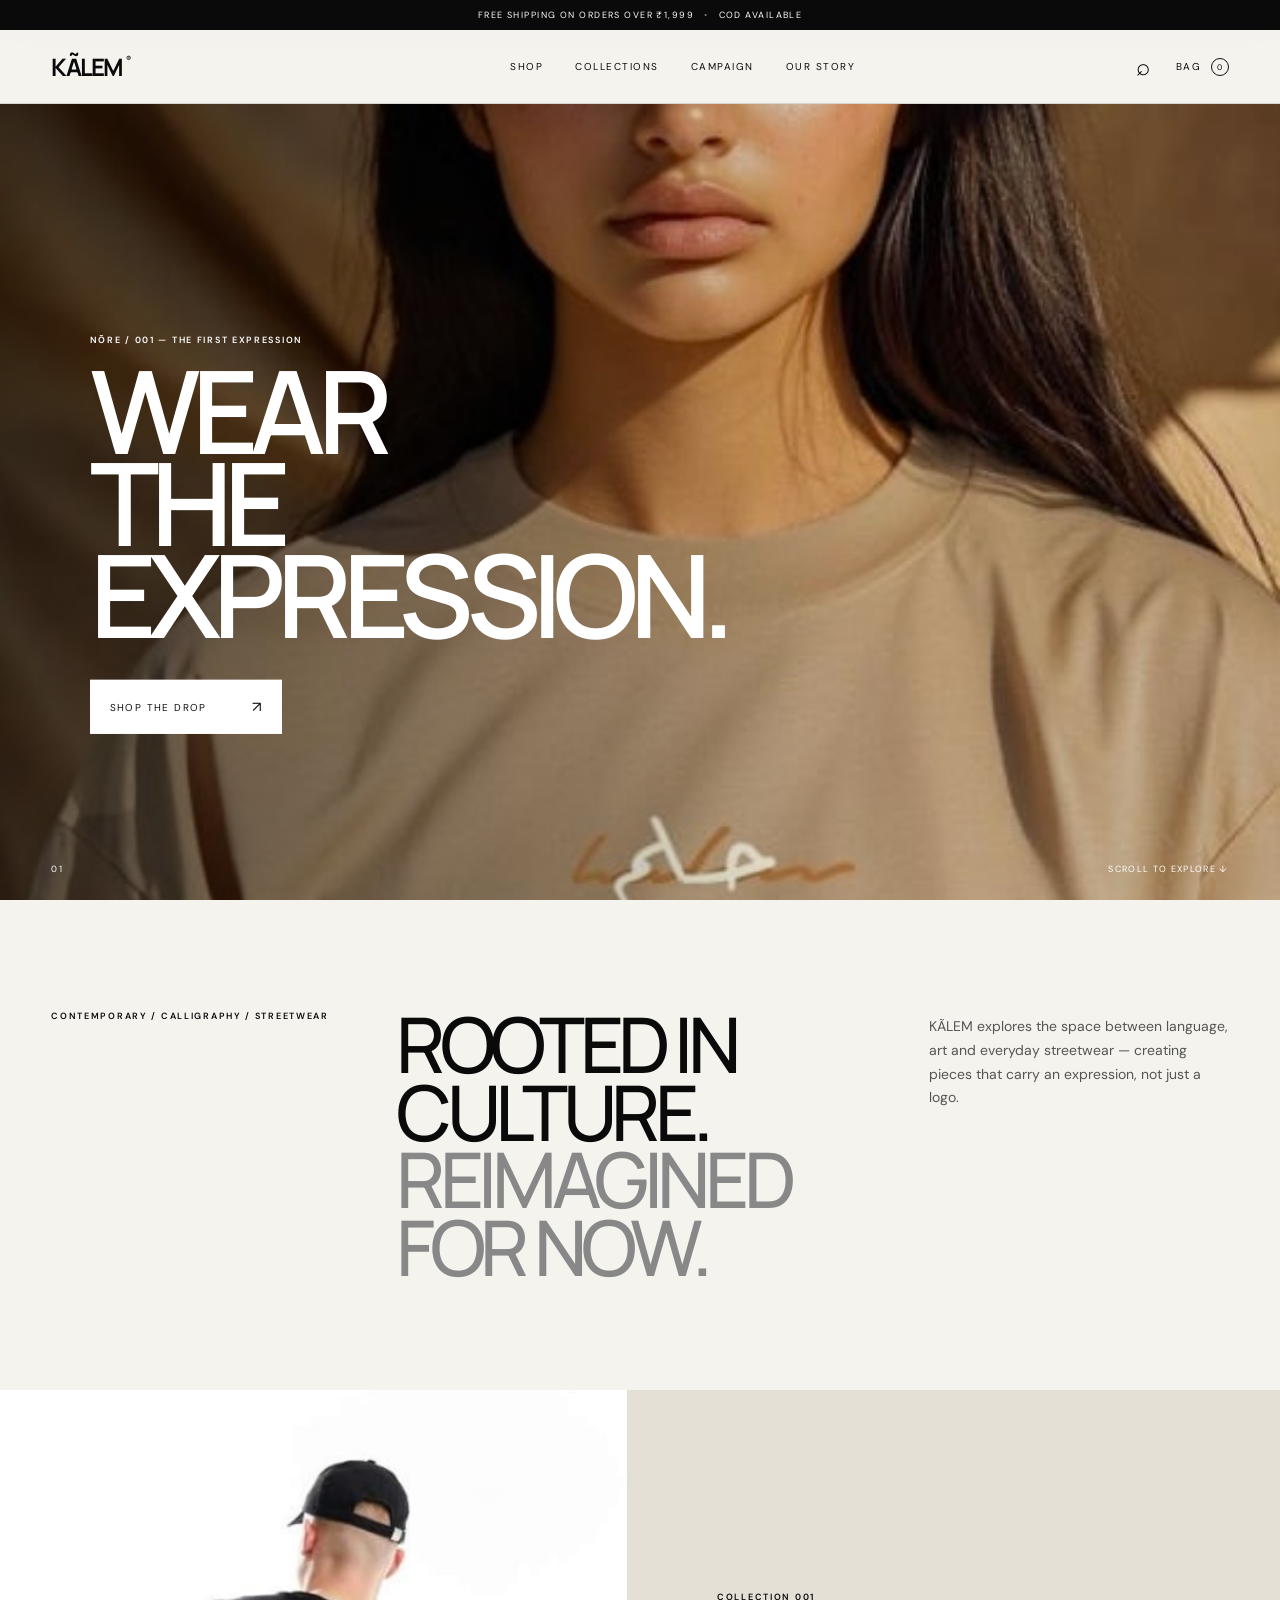
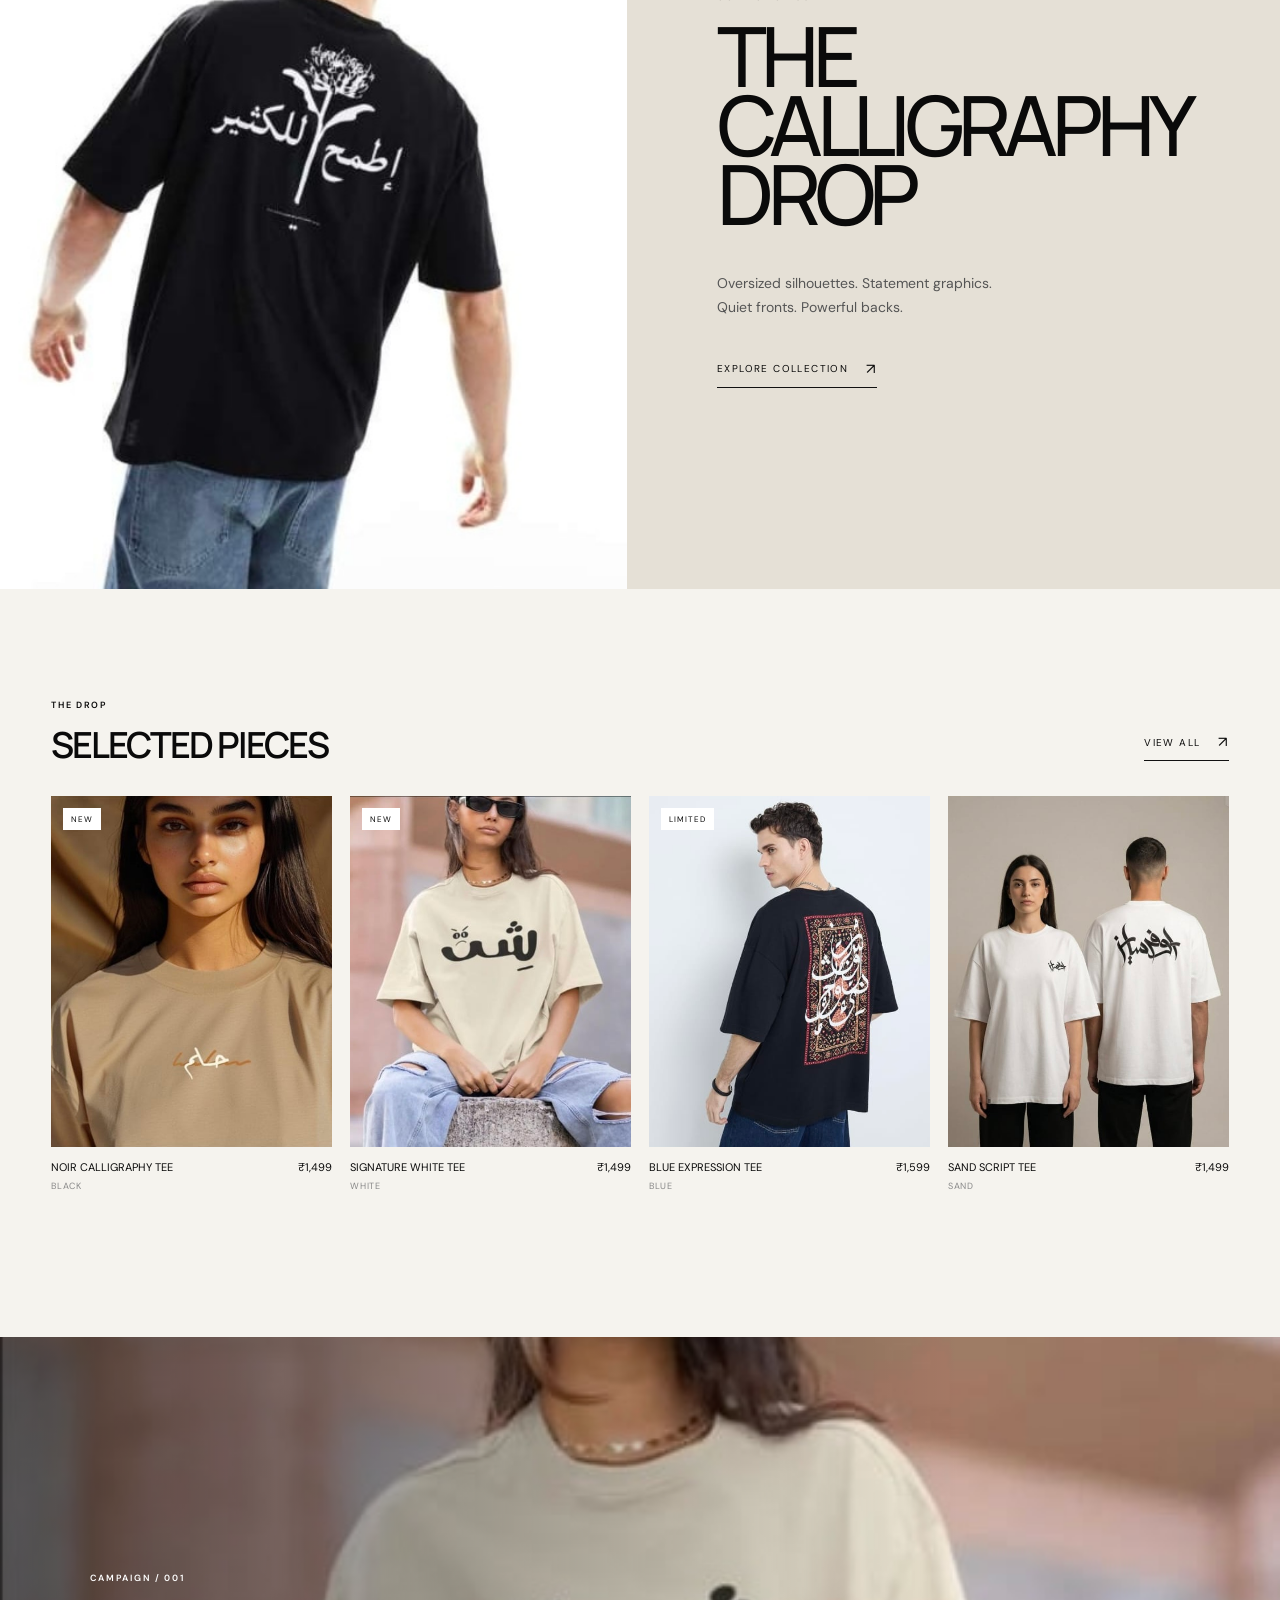
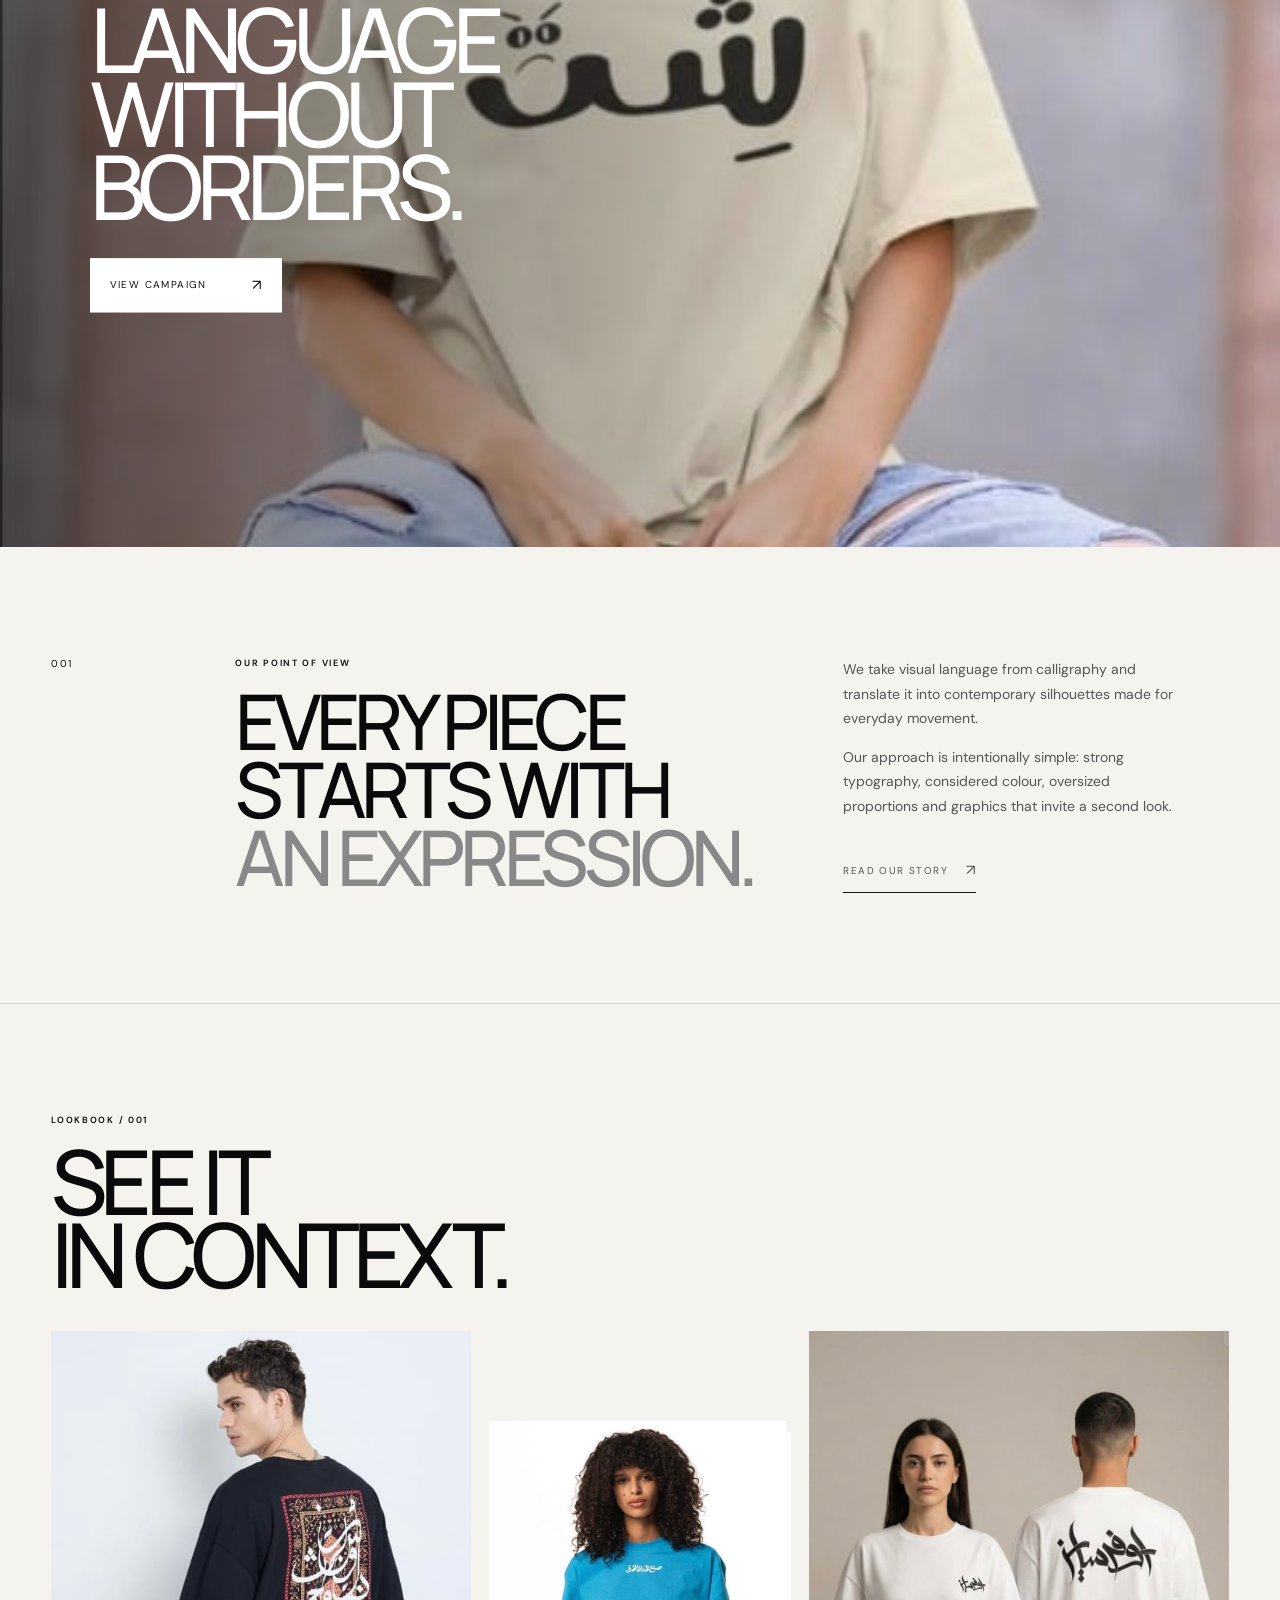
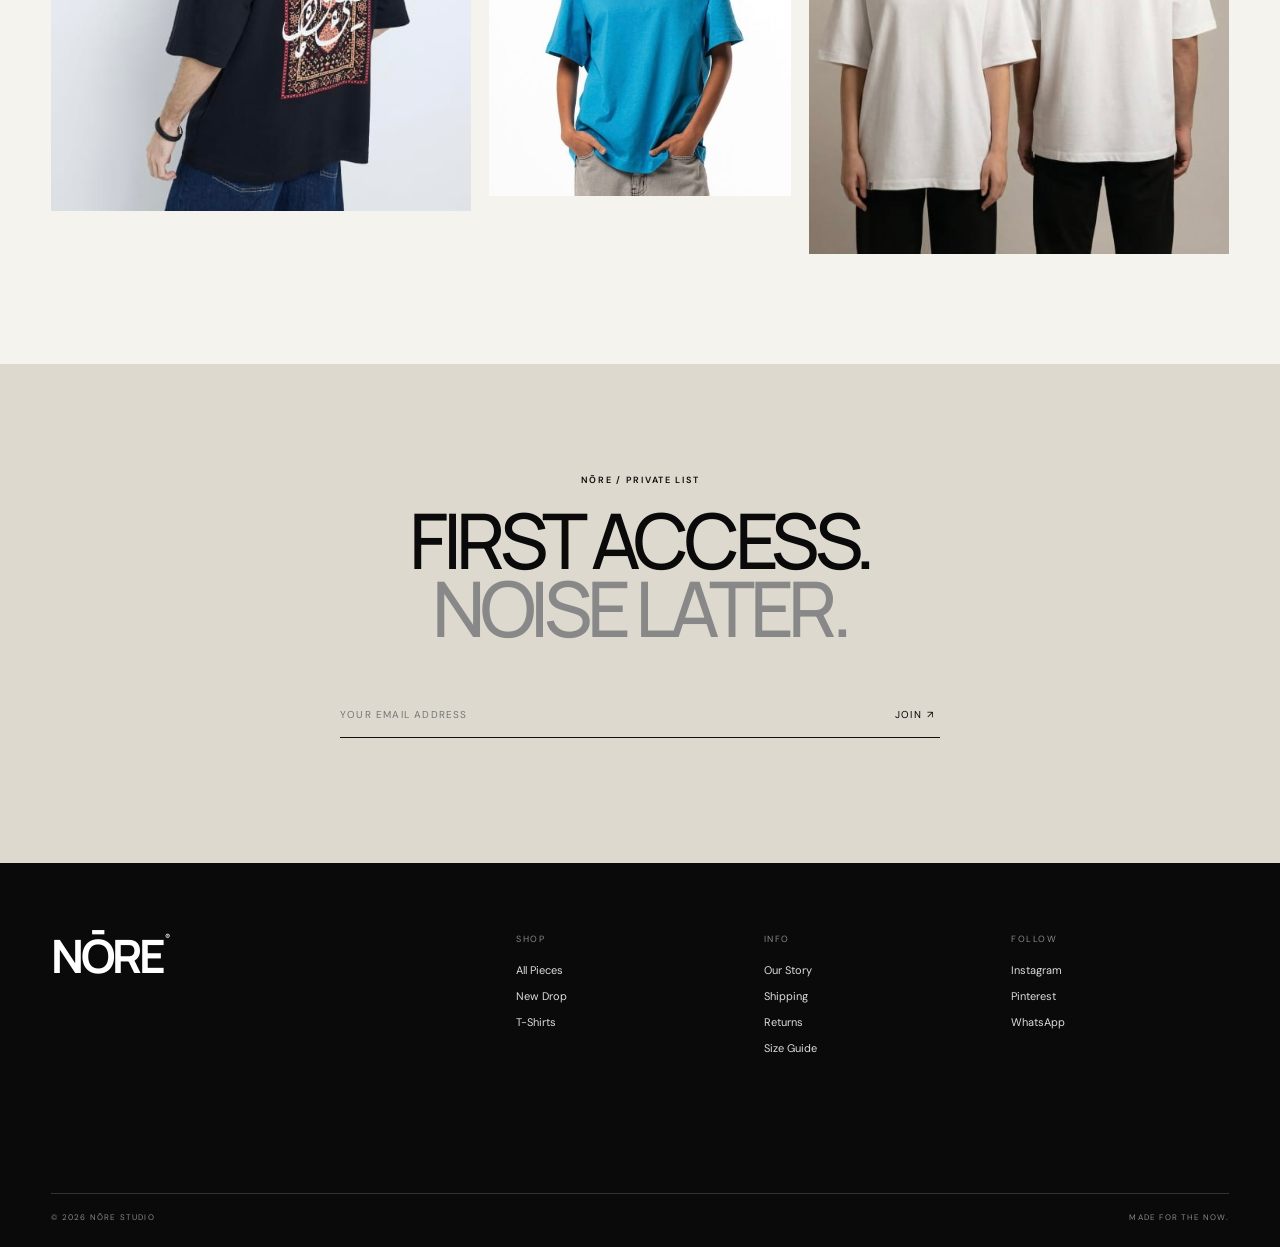
<file: index.html>
<!doctype html>
<html lang="en">
<head>
  <meta charset="utf-8">

  <meta name="viewport" content="width=device-width, initial-scale=1">

  <meta
    name="description"
    content="KÃLEM — contemporary calligraphy streetwear."
  >

  <title>KÃLEM — Wear the Expression</title>

  <link rel="stylesheet" href="style.css">
</head>

<body>

  <!-- =========================================
       ANNOUNCEMENT BAR
  ========================================== -->

  <div class="announcement">
    FREE SHIPPING ON ORDERS OVER ₹1,999
    <span>•</span>
    COD AVAILABLE
  </div>


  <!-- =========================================
       HEADER / NAVIGATION
  ========================================== -->

  <header class="site-header">

    <!-- BRAND LOGO -->

    <a
      class="brand"
      href="index.html"
      aria-label="KÃLEM home"
    >
      KÃLEM<span>®</span>
    </a>


    <!-- DESKTOP NAVIGATION -->

    <nav class="desktop-nav">

      <a href="shop.html">
        SHOP
      </a>

      <a href="#collections">
        COLLECTIONS
      </a>

      <a href="#campaign">
        CAMPAIGN
      </a>

      <a href="#story">
        OUR STORY
      </a>

    </nav>


    <!-- HEADER ACTIONS -->

    <div class="header-actions">

      <button
        class="icon-btn search-toggle"
        aria-label="Search"
      >
        ⌕
      </button>

      <a
        class="bag-link"
        href="cart.html"
      >
        BAG

        <span class="bag-count">
          0
        </span>

      </a>

      <button
        class="menu-toggle"
        aria-label="Open menu"
      >
        ☰
      </button>

    </div>

  </header>


  <!-- =========================================
       SEARCH PANEL
  ========================================== -->

  <div class="search-panel">

    <form id="searchForm">

      <input
        id="siteSearch"
        type="search"
        placeholder="Search the collection..."
        autocomplete="off"
      >

      <button type="submit">
        SEARCH
      </button>

    </form>

  </div>


  <!-- =========================================
       MAIN CONTENT
  ========================================== -->

  <main>


    <!-- =======================================
         HERO SECTION
    ======================================== -->

    <section class="hero">

      <img
        src="assets/look-1.webp"
        alt="Model wearing a black oversized calligraphy T-shirt"
      >

      <div class="hero-overlay"></div>


      <div class="hero-copy">

        <p class="eyebrow">
          NŌRE / 001 — THE FIRST EXPRESSION
        </p>

        <h1>
          WEAR<br>
          THE<br>
          EXPRESSION.
        </h1>

        <a
          class="button button-light"
          href="shop.html"
        >
          SHOP THE DROP

          <span>
            ↗
          </span>

        </a>

      </div>


      <div class="hero-meta">

        <span>
          01
        </span>

        <span>
          SCROLL TO EXPLORE ↓
        </span>

      </div>

    </section>



    <!-- =======================================
         BRAND INTRODUCTION
    ======================================== -->

    <section class="intro section-pad">

      <p class="eyebrow">
        CONTEMPORARY / CALLIGRAPHY / STREETWEAR
      </p>


      <h2>

        ROOTED IN CULTURE.<br>

        <em>
          REIMAGINED FOR NOW.
        </em>

      </h2>


      <p class="intro-text">

        KÃLEM explores the space between language,
        art and everyday streetwear — creating
        pieces that carry an expression, not just
        a logo.

      </p>

    </section>



    <!-- =======================================
         COLLECTION FEATURE
    ======================================== -->

    <section
      id="collections"
      class="collection-feature"
    >

      <div class="feature-image">

        <img
          src="assets/look-5.webp"
          alt="White oversized T-shirt campaign"
        >

      </div>


      <div class="feature-copy">

        <p class="eyebrow">
          COLLECTION 001
        </p>


        <h2>

          THE<br>
          CALLIGRAPHY<br>
          DROP

        </h2>


        <p>

          Oversized silhouettes.
          Statement graphics.
          Quiet fronts.
          Powerful backs.

        </p>


        <a
          class="text-link"
          href="shop.html"
        >

          EXPLORE COLLECTION

          <span>
            ↗
          </span>

        </a>

      </div>

    </section>



    <!-- =======================================
         SELECTED PRODUCTS
    ======================================== -->

    <section class="product-strip section-pad">


      <div class="section-head">


        <div>

          <p class="eyebrow">
            THE DROP
          </p>

          <h2>
            SELECTED PIECES
          </h2>

        </div>


        <a
          class="text-link"
          href="shop.html"
        >

          VIEW ALL

          <span>
            ↗
          </span>

        </a>

      </div>


      <!-- PRODUCTS ARE GENERATED BY script.js -->

      <div
        class="product-grid product-grid-4"
        id="homeProducts"
      ></div>


    </section>



    <!-- =======================================
         CAMPAIGN SECTION
    ======================================== -->

    <section
      id="campaign"
      class="campaign"
    >

      <img
        src="assets/look-2.webp"
        alt="Editorial streetwear campaign"
      >


      <div class="campaign-copy">

        <p class="eyebrow">
          CAMPAIGN / 001
        </p>


        <h2>

          LANGUAGE<br>
          WITHOUT<br>
          BORDERS.

        </h2>


        <a
          class="button button-light"
          href="shop.html"
        >

          VIEW CAMPAIGN

          <span>
            ↗
          </span>

        </a>

      </div>

    </section>



    <!-- =======================================
         BRAND STORY
    ======================================== -->

    <section
      id="story"
      class="story section-pad"
    >


      <div class="story-number">
        001
      </div>


      <div>

        <p class="eyebrow">
          OUR POINT OF VIEW
        </p>


        <h2>

          EVERY PIECE<br>
          STARTS WITH<br>

          <em>
            AN EXPRESSION.
          </em>

        </h2>

      </div>


      <div class="story-text">

        <p>

          We take visual language from calligraphy
          and translate it into contemporary
          silhouettes made for everyday movement.

        </p>


        <p>

          Our approach is intentionally simple:
          strong typography, considered colour,
          oversized proportions and graphics that
          invite a second look.

        </p>


        <a
          class="text-link"
          href="#footer"
        >

          READ OUR STORY

          <span>
            ↗
          </span>

        </a>

      </div>


    </section>



    <!-- =======================================
         LOOKBOOK
    ======================================== -->

    <section class="lookbook">


      <div class="lookbook-intro">


        <div>

          <p class="eyebrow">
            LOOKBOOK / 001
          </p>


          <h2>

            SEE IT<br>
            IN CONTEXT.

          </h2>

        </div>


      </div>


      <div class="lookbook-images">


        <img
          src="assets/look-3.webp"
          alt="Blue oversized T-shirt editorial"
        >


        <img
          src="assets/look-6.webp"
          alt="Black oversized T-shirt editorial"
        >


        <img
          src="assets/look-4.webp"
          alt="Beige oversized T-shirt editorial"
        >


      </div>


    </section>



    <!-- =======================================
         NEWSLETTER
    ======================================== -->

    <section class="newsletter section-pad">


      <p class="eyebrow">
        NŌRE / PRIVATE LIST
      </p>


      <h2>

        FIRST ACCESS.<br>

        <em>
          NOISE LATER.
        </em>

      </h2>


      <form
        class="newsletter-form"
        onsubmit="return subscribe(event)"
      >

        <input
          type="email"
          id="email"
          placeholder="YOUR EMAIL ADDRESS"
          required
        >


        <button type="submit">

          JOIN

          <span>
            ↗
          </span>

        </button>

      </form>


      <p
        id="subscribeMsg"
        class="form-message"
      ></p>


    </section>


  </main>



  <!-- =========================================
       FOOTER
  ========================================== -->

  <footer
    id="footer"
    class="footer"
  >


    <div class="footer-top">


      <!-- FOOTER BRAND -->

      <div class="footer-brand">

        NŌRE<span>®</span>

      </div>



      <!-- SHOP -->

      <div>

        <p class="footer-title">
          SHOP
        </p>


        <a href="shop.html">
          All Pieces
        </a>


        <a href="shop.html">
          New Drop
        </a>


        <a href="shop.html">
          T-Shirts
        </a>

      </div>



      <!-- INFORMATION -->

      <div>

        <p class="footer-title">
          INFO
        </p>


        <a href="#story">
          Our Story
        </a>


        <a href="#">
          Shipping
        </a>


        <a href="#">
          Returns
        </a>


        <a href="#">
          Size Guide
        </a>

      </div>



      <!-- SOCIAL -->

      <div>

        <p class="footer-title">
          FOLLOW
        </p>


        <a href="#">
          Instagram
        </a>


        <a href="#">
          Pinterest
        </a>


        <a href="#">
          WhatsApp
        </a>

      </div>


    </div>



    <!-- FOOTER BOTTOM -->

    <div class="footer-bottom">


      <span>
        © 2026 NŌRE STUDIO
      </span>


      <span>
        MADE FOR THE NOW.
      </span>


    </div>


  </footer>



  <!-- =========================================
       JAVASCRIPT
  ========================================== -->

  <script src="script.js"></script>


  <script>

    /*
      Load the first four products
      from script.js onto the homepage.
    */

    const homeProducts =
      document.getElementById("homeProducts");


    if (homeProducts) {

      homeProducts.innerHTML =
        products
          .slice(0, 4)
          .map(productCard)
          .join("");

    }

  </script>


</body>
</html>
</file>
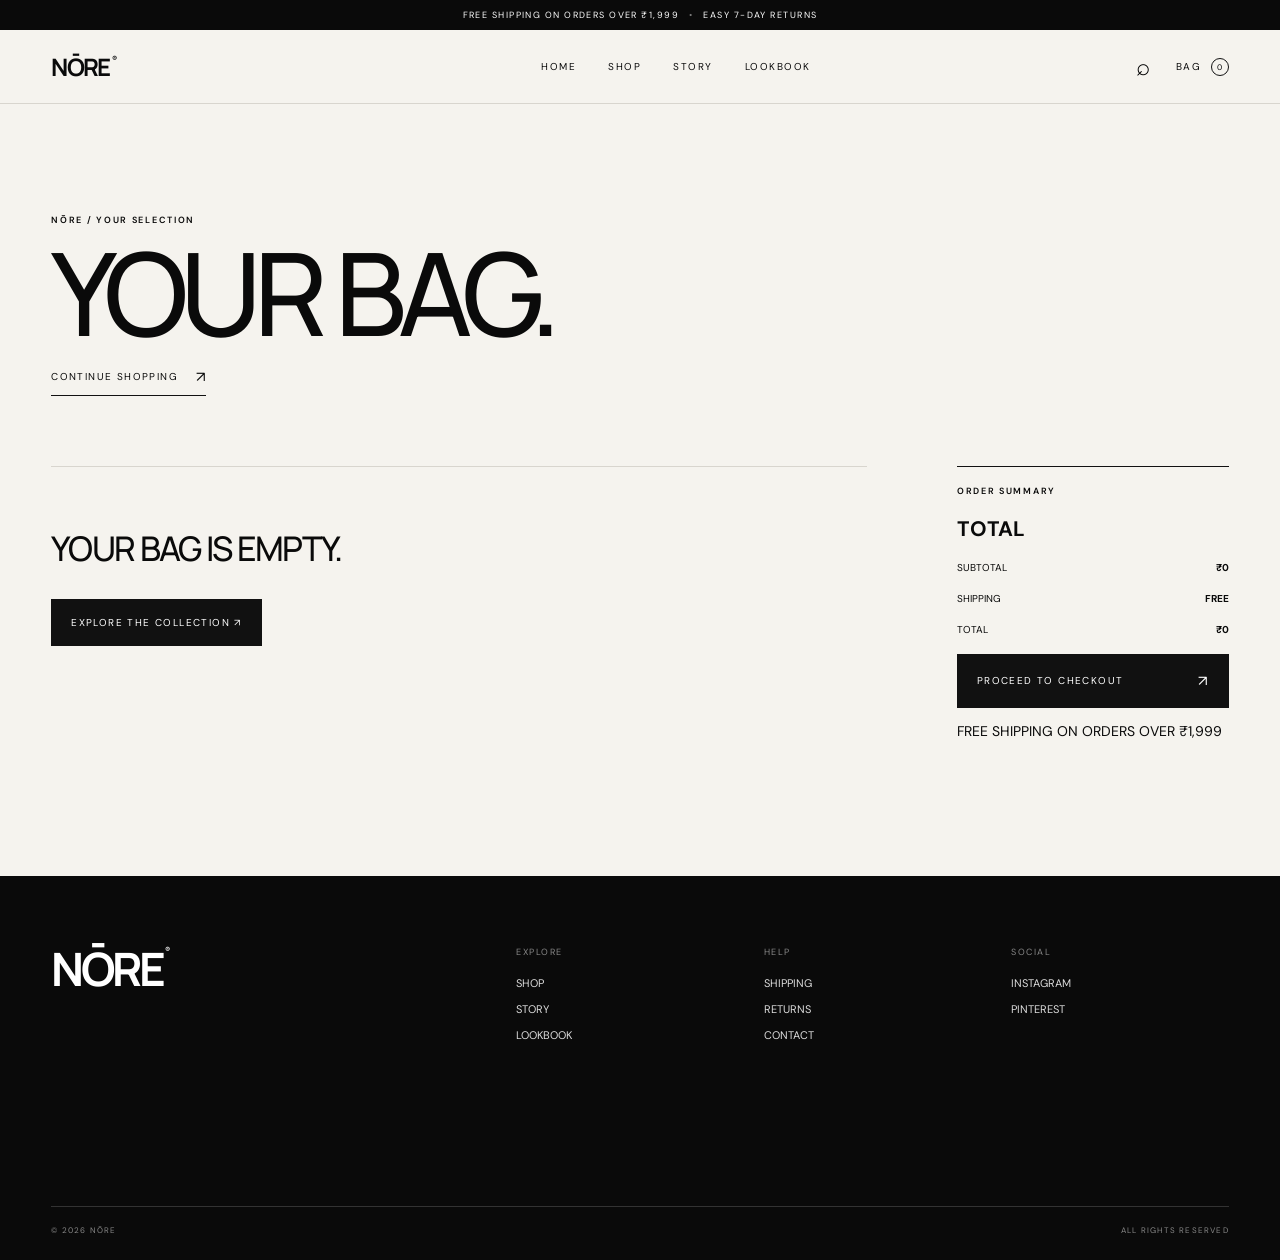
<file: cart.html>
<!DOCTYPE html>
<html lang="en">

<head>
  <meta charset="UTF-8">

  <meta
    name="viewport"
    content="width=device-width, initial-scale=1.0"
  >

  <title>Your Bag — NŌRE</title>

  <link
    rel="stylesheet"
    href="style.css"
  >
</head>


<body>


  <!-- =====================================================
       ANNOUNCEMENT
  ====================================================== -->

  <div class="announcement">

    FREE SHIPPING ON ORDERS OVER ₹1,999

    <span>•</span>

    EASY 7-DAY RETURNS

  </div>



  <!-- =====================================================
       HEADER
  ====================================================== -->

  <header class="site-header">


    <a
      href="index.html"
      class="brand"
    >
      NŌRE<span>®</span>
    </a>


    <nav class="desktop-nav">

      <a href="index.html">
        HOME
      </a>

      <a href="shop.html">
        SHOP
      </a>

      <a href="index.html#story">
        STORY
      </a>

      <a href="index.html#lookbook">
        LOOKBOOK
      </a>

    </nav>


    <div class="header-actions">


      <button
        class="icon-btn search-toggle"
        type="button"
        aria-label="Search"
      >
        ⌕
      </button>


      <a
        href="cart.html"
        class="bag-link active"
      >

        BAG

        <span class="bag-count">
          0
        </span>

      </a>


      <button
        class="menu-toggle"
        type="button"
        aria-label="Menu"
      >
        ☰
      </button>


    </div>

  </header>



  <!-- =====================================================
       SEARCH PANEL
  ====================================================== -->

  <div class="search-panel">

    <form id="searchForm">

      <input
        type="search"
        id="siteSearch"
        placeholder="SEARCH THE COLLECTION"
        autocomplete="off"
      >

      <button type="submit">
        SEARCH ↗
      </button>

    </form>

  </div>



  <!-- =====================================================
       CART
  ====================================================== -->

  <main>


    <section class="section-pad">


      <!-- CART HEADING -->

      <div class="cart-heading">


        <div>

          <p class="eyebrow">
            NŌRE / YOUR SELECTION
          </p>

          <h1>
            YOUR BAG.
          </h1>

        </div>


        <a
          href="shop.html"
          class="text-link"
        >
          CONTINUE SHOPPING
          <span>↗</span>
        </a>


      </div>



      <!-- CART LAYOUT -->

      <div class="cart-layout">


        <!-- ===============================================
             CART ITEMS
        ================================================ -->

        <div
          id="cartItems"
          class="cart-items"
        >

          <!--
            Cart products are automatically
            loaded here by script.js
          -->

        </div>



        <!-- ===============================================
             ORDER SUMMARY
        ================================================ -->

        <aside class="summary">


          <p class="eyebrow">
            ORDER SUMMARY
          </p>


          <h2>
            TOTAL
          </h2>


          <!-- SUBTOTAL -->

          <div class="summary-row">

            <span>
              SUBTOTAL
            </span>

            <strong id="cartSubtotal">
              ₹0
            </strong>

          </div>



          <!-- SHIPPING -->

          <div class="summary-row">

            <span>
              SHIPPING
            </span>

            <strong id="cartShipping">
              ₹0
            </strong>

          </div>



          <!-- TOTAL -->

          <div class="summary-total">

            <span>
              TOTAL
            </span>

            <strong id="cartTotal">
              ₹0
            </strong>

          </div>



          <!-- CHECKOUT -->

          <button
            class="button button-dark"
            type="button"
            onclick="openCheckout()"
          >

            PROCEED TO CHECKOUT

            <span>
              ↗
            </span>

          </button>


          <p class="summary-note">

            FREE SHIPPING ON ORDERS OVER ₹1,999

          </p>


        </aside>


      </div>


    </section>


  </main>



  <!-- =====================================================
       CHECKOUT MODAL
  ====================================================== -->

  <div
    class="modal"
    id="checkoutModal"
    style="display:none;"
  >


    <div class="modal-box">


      <!-- CLOSE -->

      <button
        class="modal-close"
        type="button"
        onclick="closeCheckout()"
        aria-label="Close checkout"
      >
        ×
      </button>



      <!-- ===============================================
           CHECKOUT FORM
      ================================================ -->

      <div id="checkoutFormWrapper">


        <p class="eyebrow">
          NŌRE / CHECKOUT
        </p>


        <h2>
          COMPLETE YOUR ORDER.
        </h2>


        <form
          id="checkoutForm"
          onsubmit="return submitOrder(event)"
        >


          <!-- NAME -->

          <div class="form-group">

            <label for="customerName">
              FULL NAME
            </label>

            <input
              type="text"
              id="customerName"
              name="customerName"
              placeholder="YOUR FULL NAME"
              required
            >

          </div>



          <!-- PHONE -->

          <div class="form-group">

            <label for="customerPhone">
              PHONE NUMBER
            </label>

            <input
              type="tel"
              id="customerPhone"
              name="customerPhone"
              placeholder="YOUR PHONE NUMBER"
              required
            >

          </div>



          <!-- EMAIL -->

          <div class="form-group">

            <label for="customerEmail">
              EMAIL
            </label>

            <input
              type="email"
              id="customerEmail"
              name="customerEmail"
              placeholder="YOUR EMAIL ADDRESS"
              required
            >

          </div>



          <!-- ADDRESS -->

          <div class="form-group">

            <label for="customerAddress">
              DELIVERY ADDRESS
            </label>

            <textarea
              id="customerAddress"
              name="customerAddress"
              rows="4"
              placeholder="HOUSE NO., STREET, AREA, CITY, STATE, PIN CODE"
              required
            ></textarea>

          </div>



          <!-- PAYMENT -->

          <div class="form-group">

            <label for="paymentMethod">
              PAYMENT METHOD
            </label>

            <select
              id="paymentMethod"
              name="paymentMethod"
              required
            >

              <option value="">
                SELECT PAYMENT METHOD
              </option>

              <option value="cod">
                CASH ON DELIVERY
              </option>

              <option value="online">
                ONLINE PAYMENT
              </option>

            </select>

          </div>



          <!-- PLACE ORDER -->

          <button
            type="submit"
            class="button button-dark"
          >

            PLACE ORDER

            <span>
              ↗
            </span>

          </button>


        </form>


      </div>



      <!-- ===============================================
           ORDER SUCCESS
      ================================================ -->

      <div
        class="success"
        id="checkoutSuccess"
        style="display:none;"
      >


        <p class="eyebrow">
          NŌRE / ORDER CONFIRMED
        </p>


        <h2>
          THANK YOU.
        </h2>


        <p>
          Your order has been placed successfully.
        </p>


        <p>
          ORDER NUMBER:
          <strong id="orderNumber"></strong>
        </p>


        <a
          href="index.html"
          class="button button-dark"
        >
          BACK TO HOME
          <span>↗</span>
        </a>


      </div>


    </div>


  </div>



  <!-- =====================================================
       FOOTER
  ====================================================== -->

  <footer class="footer">


    <div class="footer-top">


      <!-- BRAND -->

      <div>

        <div class="footer-brand">

          NŌRE<span>®</span>

        </div>

      </div>



      <!-- EXPLORE -->

      <div>

        <p class="footer-title">
          EXPLORE
        </p>


        <a href="shop.html">
          SHOP
        </a>


        <a href="index.html#story">
          STORY
        </a>


        <a href="index.html#lookbook">
          LOOKBOOK
        </a>

      </div>



      <!-- HELP -->

      <div>

        <p class="footer-title">
          HELP
        </p>


        <a href="#">
          SHIPPING
        </a>


        <a href="#">
          RETURNS
        </a>


        <a href="#">
          CONTACT
        </a>

      </div>



      <!-- SOCIAL -->

      <div>

        <p class="footer-title">
          SOCIAL
        </p>


        <a href="#">
          INSTAGRAM
        </a>


        <a href="#">
          PINTEREST
        </a>

      </div>


    </div>



    <!-- FOOTER BOTTOM -->

    <div class="footer-bottom">

      <span>
        © 2026 NŌRE
      </span>


      <span>
        ALL RIGHTS RESERVED
      </span>

    </div>


  </footer>



  <!-- =====================================================
       JAVASCRIPT
  ====================================================== -->

  <script src="script.js"></script>


</body>

</html>
</file>
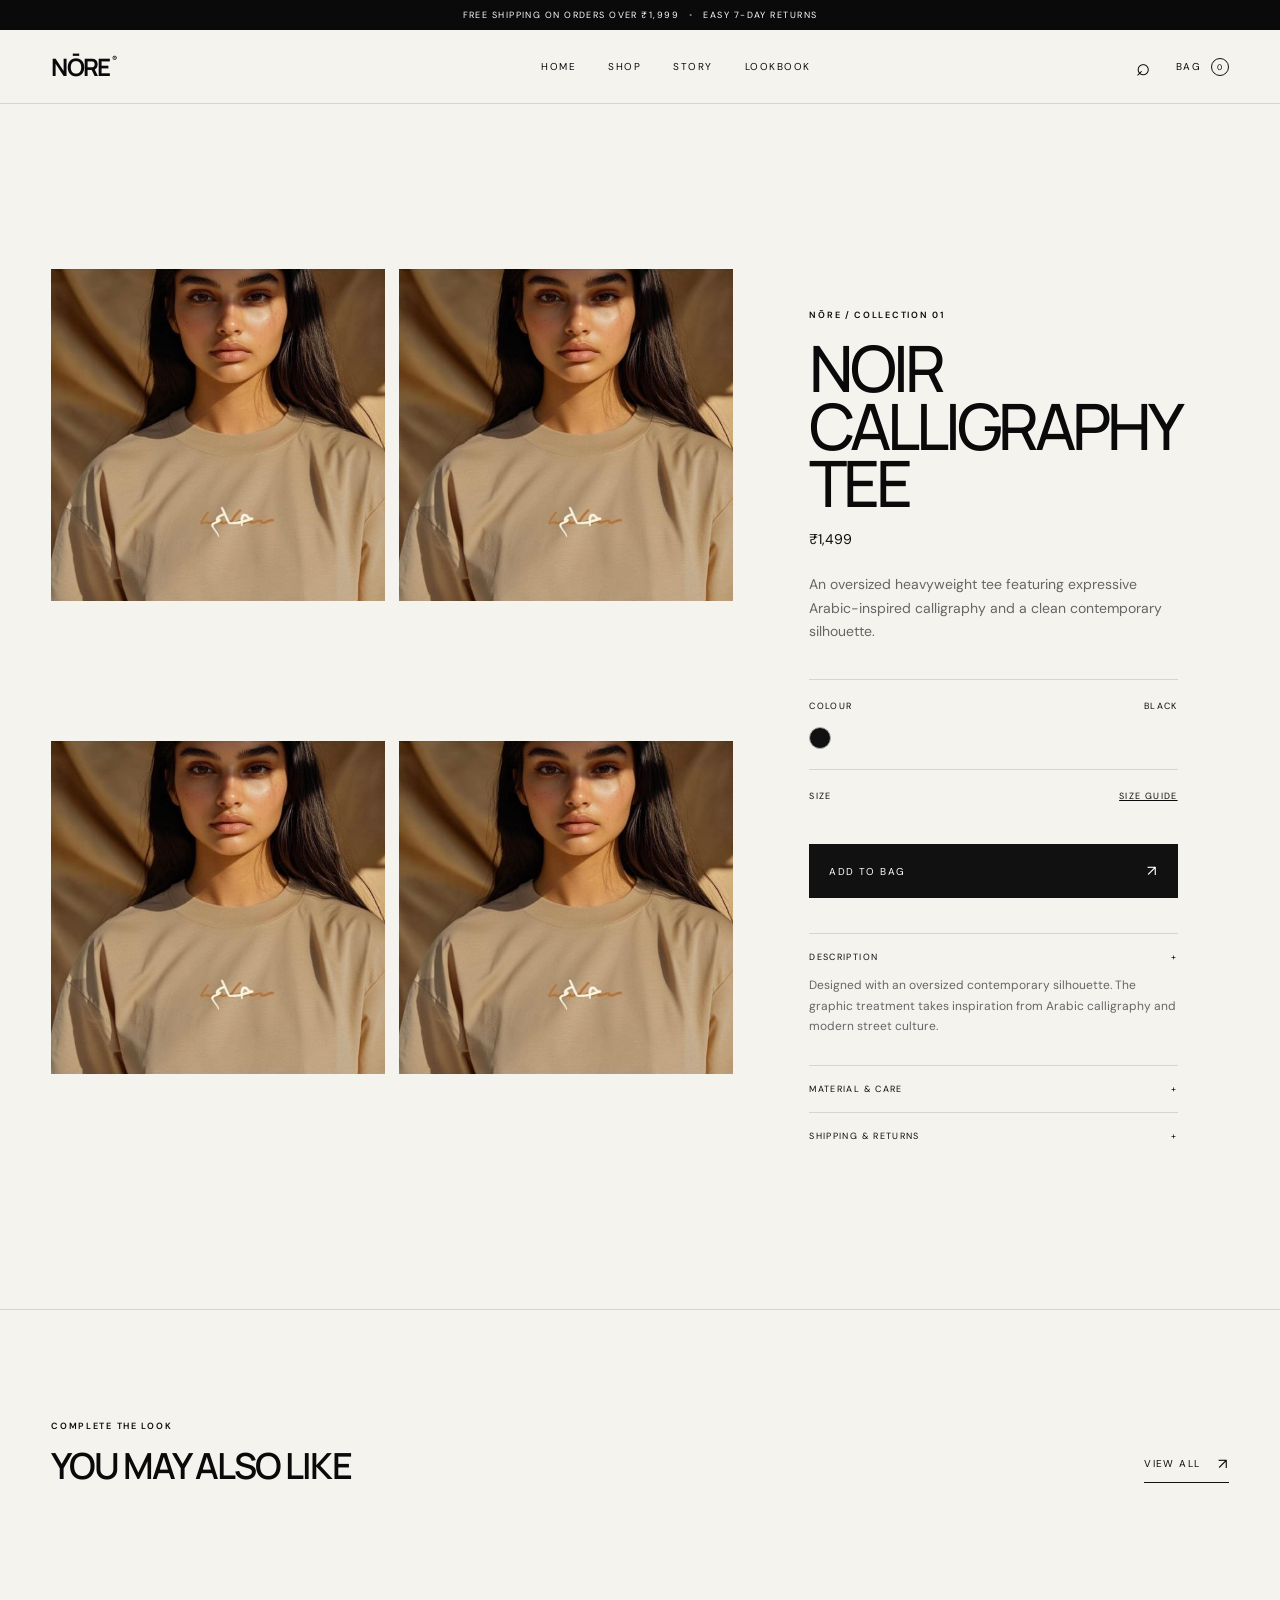
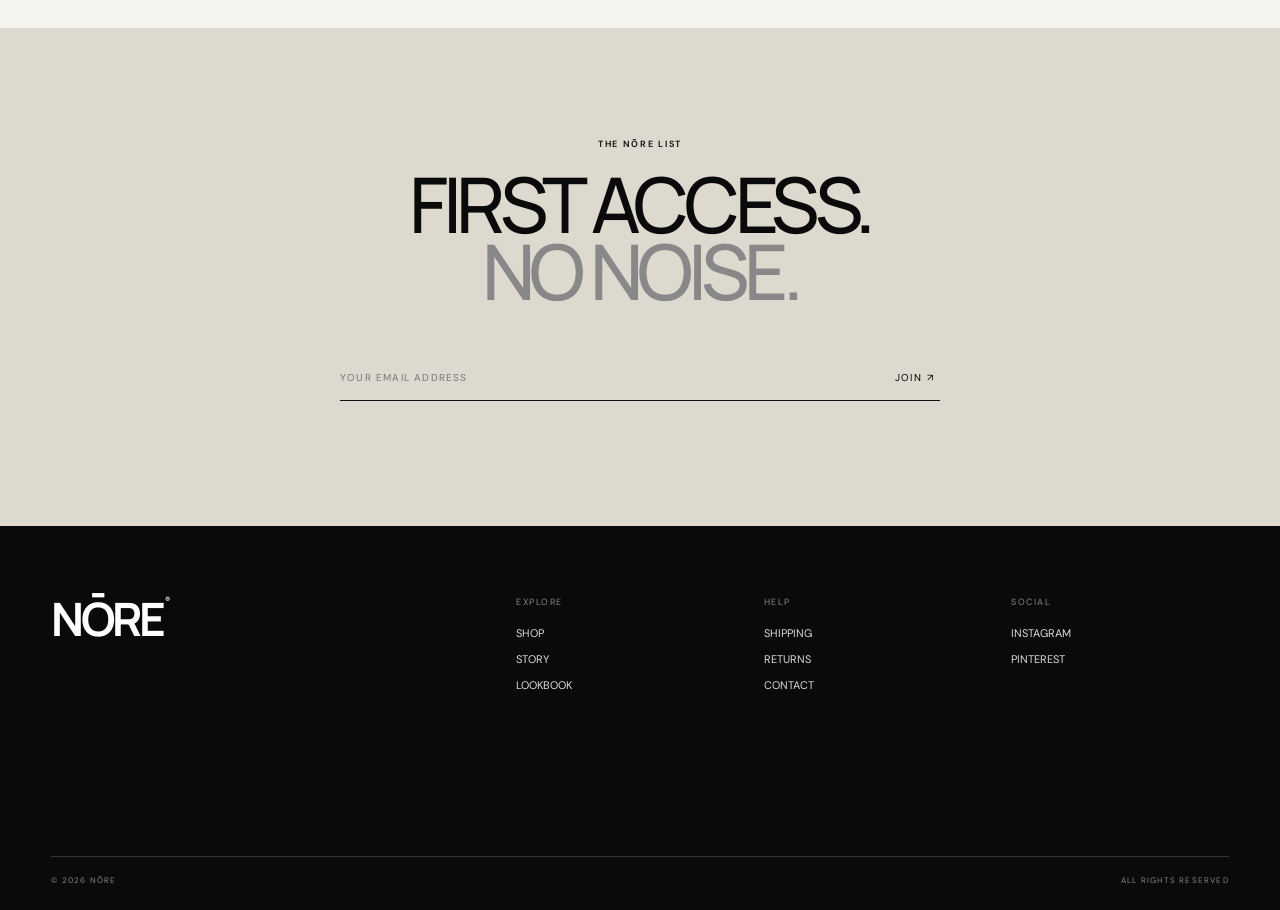
<file: product.html>
<!DOCTYPE html>
<html lang="en">

<head>
  <meta charset="UTF-8">

  <meta
    name="viewport"
    content="width=device-width, initial-scale=1.0"
  >

  <title>Product — NŌRE</title>

  <link
    rel="stylesheet"
    href="style.css"
  >
</head>


<body>


  <!-- =====================================================
       ANNOUNCEMENT
  ====================================================== -->

  <div class="announcement">

    FREE SHIPPING ON ORDERS OVER ₹1,999

    <span>•</span>

    EASY 7-DAY RETURNS

  </div>



  <!-- =====================================================
       HEADER
  ====================================================== -->

  <header class="site-header">


    <a
      href="index.html"
      class="brand"
    >
      NŌRE<span>®</span>
    </a>


    <nav class="desktop-nav">

      <a href="index.html">
        HOME
      </a>

      <a href="shop.html">
        SHOP
      </a>

      <a href="index.html#story">
        STORY
      </a>

      <a href="index.html#lookbook">
        LOOKBOOK
      </a>

    </nav>


    <div class="header-actions">


      <button
        class="icon-btn search-toggle"
        type="button"
        aria-label="Search"
      >
        ⌕
      </button>


      <a
        href="cart.html"
        class="bag-link"
      >

        BAG

        <span class="bag-count">
          0
        </span>

      </a>


      <button
        class="menu-toggle"
        type="button"
        aria-label="Menu"
      >
        ☰
      </button>


    </div>

  </header>



  <!-- =====================================================
       SEARCH PANEL
  ====================================================== -->

  <div class="search-panel">

    <form id="searchForm">

      <input
        type="search"
        id="siteSearch"
        placeholder="SEARCH THE COLLECTION"
        autocomplete="off"
      >

      <button type="submit">
        SEARCH ↗
      </button>

    </form>

  </div>



  <!-- =====================================================
       PRODUCT
  ====================================================== -->

  <main>


    <section class="section-pad">


      <div class="product-detail">


        <!-- ===============================================
             PRODUCT GALLERY
        ================================================ -->

        <div class="product-gallery">


          <img
            id="productImage1"
            src="assets/look-1.webp"
            alt="NŌRE product"
          >


          <img
            id="productImage2"
            src="assets/look-1.webp"
            alt="NŌRE product"
          >


          <img
            id="productImage3"
            src="assets/look-1.webp"
            alt="NŌRE product"
          >


          <img
            id="productImage4"
            src="assets/look-1.webp"
            alt="NŌRE product"
          >


        </div>



        <!-- ===============================================
             PRODUCT INFORMATION
        ================================================ -->

        <div class="product-info">


          <p class="eyebrow">
            NŌRE / COLLECTION 01
          </p>


          <h1 id="productName">
            NOIR CALLIGRAPHY TEE
          </h1>


          <p
            id="productPrice"
            class="product-price"
          >
            ₹1,499
          </p>


          <p
            id="productDescription"
            class="product-description"
          >
            An oversized heavyweight tee featuring
            expressive Arabic-inspired calligraphy
            and a clean contemporary silhouette.
          </p>



          <!-- =============================================
               COLOUR
          ============================================== -->

          <div class="option-block">


            <div class="option-label">

              <span>
                COLOUR
              </span>

              <span id="productColour">
                BLACK
              </span>

            </div>


            <div
              class="colour-dot"
              style="background:#111111;"
            ></div>


          </div>



          <!-- =============================================
               SIZE
          ============================================== -->

          <div class="option-block">


            <div class="option-label">

              <span>
                SIZE
              </span>

              <a href="#">
                SIZE GUIDE
              </a>

            </div>


            <div
              id="sizes"
              class="sizes"
            >

              <!-- Sizes are loaded by script.js -->

            </div>


          </div>



          <!-- =============================================
               ADD TO BAG
          ============================================== -->

          <button
            id="addToCart"
            class="button button-dark"
            type="button"
          >

            ADD TO BAG

            <span>
              ↗
            </span>

          </button>



          <!-- =============================================
               PRODUCT ACCORDIONS
          ============================================== -->

          <div class="product-accordions">


            <details open>

              <summary>

                DESCRIPTION

                <span>+</span>

              </summary>

              <p>
                Designed with an oversized
                contemporary silhouette.
                The graphic treatment takes
                inspiration from Arabic
                calligraphy and modern
                street culture.
              </p>

            </details>


            <details>

              <summary>

                MATERIAL & CARE

                <span>+</span>

              </summary>

              <p>
                Premium cotton construction.
                Machine wash cold.
                Wash inside out.
                Do not bleach.
                Iron on low heat.
              </p>

            </details>


            <details>

              <summary>

                SHIPPING & RETURNS

                <span>+</span>

              </summary>

              <p>
                Orders are dispatched
                within 2–4 working days.
                Free shipping is available
                on orders above ₹1,999.
              </p>

            </details>


          </div>


        </div>


      </div>


    </section>



    <!-- ===================================================
         RELATED PRODUCTS
    ==================================================== -->

    <section class="section-pad related">


      <div class="section-head">


        <div>

          <p class="eyebrow">
            COMPLETE THE LOOK
          </p>

          <h2>
            YOU MAY ALSO LIKE
          </h2>

        </div>


        <a
          href="shop.html"
          class="text-link"
        >
          VIEW ALL
          <span>↗</span>
        </a>


      </div>


      <div
        id="relatedProducts"
        class="product-grid product-grid-4"
      >

        <!-- Related products loaded by script.js -->

      </div>


    </section>



    <!-- ===================================================
         NEWSLETTER
    ==================================================== -->

    <section class="section-pad newsletter">


      <p class="eyebrow">
        THE NŌRE LIST
      </p>


      <h2>

        FIRST ACCESS.

        <br>

        <em>NO NOISE.</em>

      </h2>


      <form
        class="newsletter-form"
        onsubmit="return subscribe(event)"
      >

        <input
          type="email"
          id="email"
          placeholder="YOUR EMAIL ADDRESS"
          required
        >

        <button type="submit">
          JOIN ↗
        </button>

      </form>


      <p
        id="subscribeMsg"
        class="form-message"
      ></p>


    </section>


  </main>



  <!-- =====================================================
       FOOTER
  ====================================================== -->

  <footer class="footer">


    <div class="footer-top">


      <div>

        <div class="footer-brand">

          NŌRE<span>®</span>

        </div>

      </div>


      <div>

        <p class="footer-title">
          EXPLORE
        </p>

        <a href="shop.html">
          SHOP
        </a>

        <a href="index.html#story">
          STORY
        </a>

        <a href="index.html#lookbook">
          LOOKBOOK
        </a>

      </div>


      <div>

        <p class="footer-title">
          HELP
        </p>

        <a href="#">
          SHIPPING
        </a>

        <a href="#">
          RETURNS
        </a>

        <a href="#">
          CONTACT
        </a>

      </div>


      <div>

        <p class="footer-title">
          SOCIAL
        </p>

        <a href="#">
          INSTAGRAM
        </a>

        <a href="#">
          PINTEREST
        </a>

      </div>


    </div>


    <div class="footer-bottom">

      <span>
        © 2026 NŌRE
      </span>

      <span>
        ALL RIGHTS RESERVED
      </span>

    </div>


  </footer>



  <!-- =====================================================
       JAVASCRIPT
  ====================================================== -->

  <script src="script.js"></script>


</body>

</html>
</file>
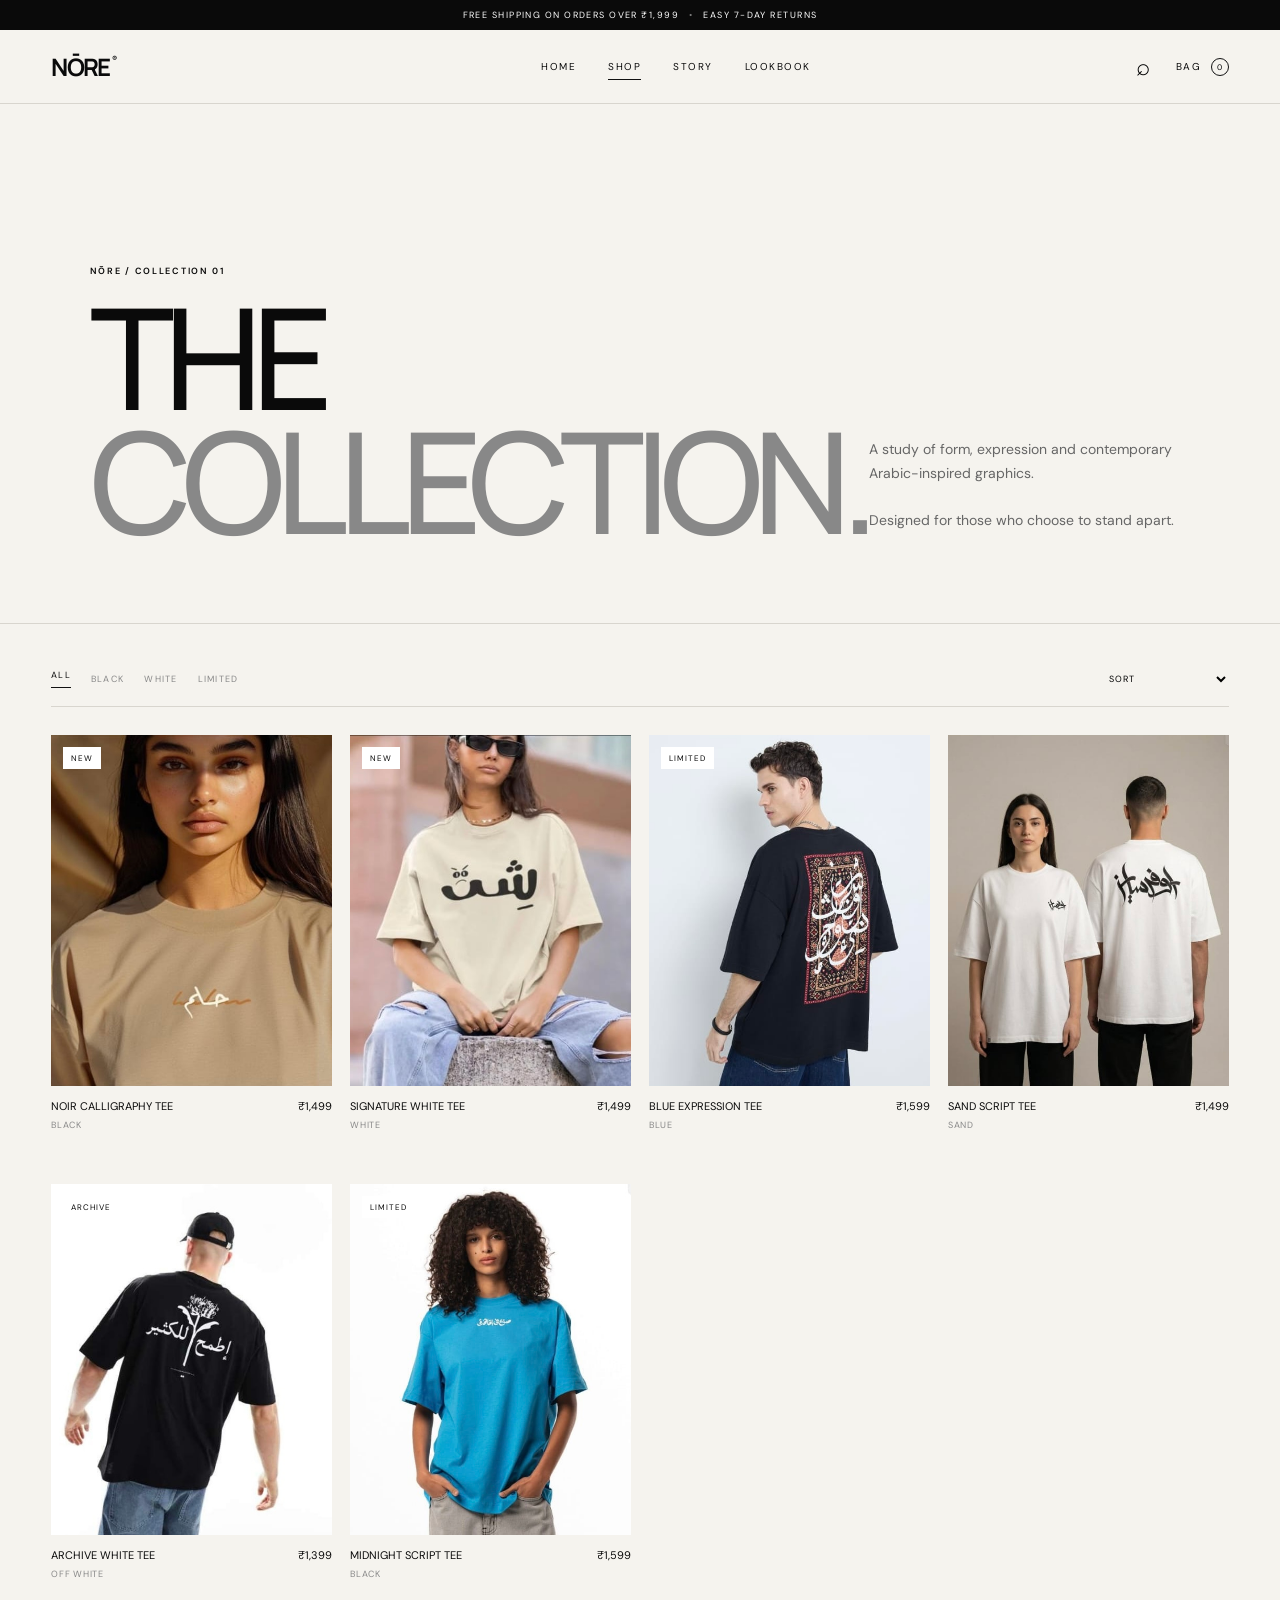
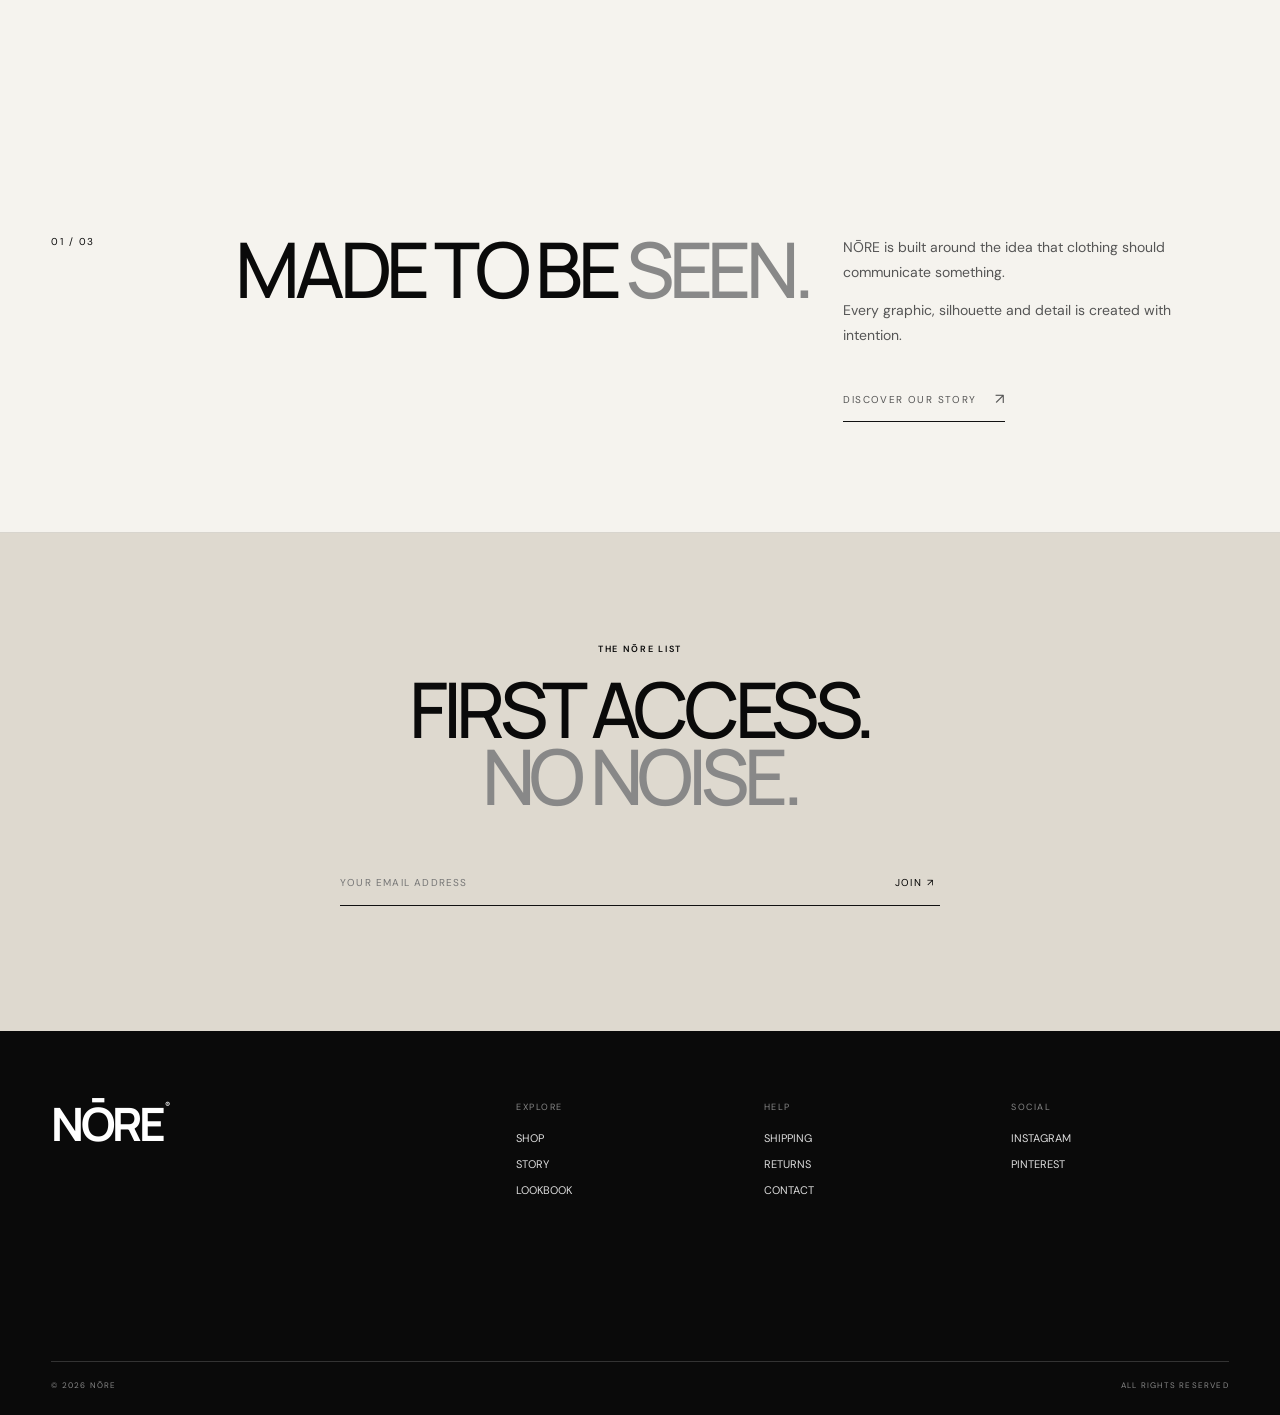
<file: shop.html>
<!DOCTYPE html>
<html lang="en">

<head>
  <meta charset="UTF-8">

  <meta
    name="viewport"
    content="width=device-width, initial-scale=1.0"
  >

  <title>Shop — NŌRE</title>

  <link
    rel="stylesheet"
    href="style.css"
  >
</head>


<body>


  <!-- =====================================================
       ANNOUNCEMENT BAR
  ====================================================== -->

  <div class="announcement">

    FREE SHIPPING ON ORDERS OVER ₹1,999

    <span>•</span>

    EASY 7-DAY RETURNS

  </div>



  <!-- =====================================================
       HEADER
  ====================================================== -->

  <header class="site-header">


    <a
      href="index.html"
      class="brand"
    >
      NŌRE<span>®</span>
    </a>


    <nav class="desktop-nav">

      <a href="index.html">
        HOME
      </a>

      <a
        href="shop.html"
        class="active"
      >
        SHOP
      </a>

      <a href="index.html#story">
        STORY
      </a>

      <a href="index.html#lookbook">
        LOOKBOOK
      </a>

    </nav>


    <div class="header-actions">


      <button
        class="icon-btn search-toggle"
        type="button"
        aria-label="Search"
      >
        ⌕
      </button>


      <a
        href="cart.html"
        class="bag-link"
      >

        BAG

        <span class="bag-count">
          0
        </span>

      </a>


      <button
        class="menu-toggle"
        type="button"
        aria-label="Menu"
      >
        ☰
      </button>


    </div>

  </header>



  <!-- =====================================================
       SEARCH PANEL
  ====================================================== -->

  <div class="search-panel">

    <form id="searchForm">

      <input
        type="search"
        id="siteSearch"
        placeholder="SEARCH THE COLLECTION"
        autocomplete="off"
      >

      <button type="submit">
        SEARCH ↗
      </button>

    </form>

  </div>



  <!-- =====================================================
       PAGE HERO
  ====================================================== -->

  <main>


    <section class="page-hero">


      <div>

        <p class="eyebrow">
          NŌRE / COLLECTION 01
        </p>

        <h1>
          THE
          <em>COLLECTION.</em>
        </h1>

      </div>


      <p>

        A study of form, expression
        and contemporary Arabic-inspired
        graphics.

        <br><br>

        Designed for those who
        choose to stand apart.

      </p>


    </section>



    <!-- ===================================================
         SHOP
    ==================================================== -->

    <section class="section-pad shop-area">


      <!-- TOOLBAR -->

      <div class="shop-toolbar">


        <div class="filters">


          <button
            class="filter active"
            type="button"
            onclick="loadShopPage()"
          >
            ALL
          </button>


          <button
            class="filter"
            type="button"
            onclick="filterProducts('black')"
          >
            BLACK
          </button>


          <button
            class="filter"
            type="button"
            onclick="filterProducts('white')"
          >
            WHITE
          </button>


          <button
            class="filter"
            type="button"
            onclick="filterProducts('limited')"
          >
            LIMITED
          </button>


        </div>


        <select
          onchange="sortProducts(this.value)"
          aria-label="Sort products"
        >

          <option value="">
            SORT
          </option>

          <option value="new">
            NEWEST
          </option>

          <option value="low">
            PRICE: LOW TO HIGH
          </option>

          <option value="high">
            PRICE: HIGH TO LOW
          </option>

        </select>


      </div>



      <!-- SEARCH RESULT TITLE -->

      <p
        id="shopSearchTitle"
        class="eyebrow"
      ></p>



      <!-- PRODUCT GRID -->

      <div
        id="shopProducts"
        class="product-grid product-grid-4"
      >

        <!-- PRODUCTS LOAD AUTOMATICALLY
             FROM script.js -->

      </div>


    </section>



    <!-- ===================================================
         BRAND STATEMENT
    ==================================================== -->

    <section
      class="section-pad story"
      id="story"
    >


      <div class="story-number">

        01 / 03

      </div>


      <div>

        <h2>

          MADE TO BE

          <em>SEEN.</em>

        </h2>

      </div>


      <div class="story-text">

        <p>

          NŌRE is built around
          the idea that clothing
          should communicate
          something.

        </p>


        <p>

          Every graphic,
          silhouette and detail
          is created with intention.

        </p>


        <a
          href="index.html#story"
          class="text-link"
        >

          DISCOVER OUR STORY

          <span>↗</span>

        </a>

      </div>


    </section>



    <!-- ===================================================
         NEWSLETTER
    ==================================================== -->

    <section
      class="section-pad newsletter"
    >


      <p class="eyebrow">
        THE NŌRE LIST
      </p>


      <h2>

        FIRST ACCESS.

        <br>

        <em>NO NOISE.</em>

      </h2>


      <form
        class="newsletter-form"
        onsubmit="return subscribe(event)"
      >

        <input
          type="email"
          id="email"
          placeholder="YOUR EMAIL ADDRESS"
          required
        >

        <button type="submit">
          JOIN ↗
        </button>

      </form>


      <p
        id="subscribeMsg"
        class="form-message"
      ></p>


    </section>


  </main>



  <!-- =====================================================
       FOOTER
  ====================================================== -->

  <footer class="footer">


    <div class="footer-top">


      <div>

        <div class="footer-brand">

          NŌRE<span>®</span>

        </div>

      </div>


      <div>

        <p class="footer-title">
          EXPLORE
        </p>

        <a href="shop.html">
          SHOP
        </a>

        <a href="index.html#story">
          STORY
        </a>

        <a href="index.html#lookbook">
          LOOKBOOK
        </a>

      </div>


      <div>

        <p class="footer-title">
          HELP
        </p>

        <a href="#">
          SHIPPING
        </a>

        <a href="#">
          RETURNS
        </a>

        <a href="#">
          CONTACT
        </a>

      </div>


      <div>

        <p class="footer-title">
          SOCIAL
        </p>

        <a href="#">
          INSTAGRAM
        </a>

        <a href="#">
          PINTEREST
        </a>

      </div>


    </div>


    <div class="footer-bottom">

      <span>
        © 2026 NŌRE
      </span>

      <span>
        ALL RIGHTS RESERVED
      </span>

    </div>


  </footer>



  <!-- =====================================================
       JAVASCRIPT
  ====================================================== -->

  <script src="script.js"></script>


</body>

</html>
</file>
<file: style.css>
/* =========================================================
   KÃLEM — PREMIUM FASHION BRAND WEBSITE
   style.css
========================================================= */


/* =========================================================
   GOOGLE FONTS
========================================================= */

@import url('https://fonts.googleapis.com/css2?family=DM+Sans:wght@400;500;700&family=Manrope:wght@400;500;600;700&display=swap');


/* =========================================================
   GLOBAL VARIABLES
========================================================= */

:root {

  --black: #0a0a0a;

  --paper: #f5f3ee;

  --muted: #777;

  --line: #d8d5ce;

  --max: 1440px;

}


/* =========================================================
   GLOBAL RESET
========================================================= */

* {
  box-sizing: border-box;
}


html {
  scroll-behavior: smooth;
}


body {

  margin: 0;

  background: var(--paper);

  color: var(--black);

  font-family:
    "DM Sans",
    Arial,
    sans-serif;

  font-size: 14px;

}


a {

  text-decoration: none;

  color: inherit;

}


button,
input,
textarea,
select {

  font: inherit;

}


button {

  cursor: pointer;

}


/* =========================================================
   ANNOUNCEMENT BAR
========================================================= */

.announcement {

  height: 30px;

  background: #0a0a0a;

  color: #fff;

  display: flex;

  justify-content: center;

  align-items: center;

  gap: 10px;

  font-size: 9px;

  letter-spacing: .16em;

}


.announcement span {

  opacity: .45;

}


/* =========================================================
   HEADER
========================================================= */

.site-header {

  height: 74px;

  padding: 0 4vw;

  display: flex;

  align-items: center;

  justify-content: space-between;

  border-bottom: 1px solid var(--line);

  position: sticky;

  top: 0;

  background:
    rgba(245, 243, 238, .94);

  backdrop-filter: blur(12px);

  z-index: 50;

}


/* =========================================================
   BRAND
========================================================= */

.brand {

  font:

    700 24px/1

    Manrope,
    sans-serif;

  letter-spacing: -.07em;

}


.brand span,
.footer-brand span {

  font-size: 8px;

  vertical-align: top;

  margin-left: 3px;

}


/* =========================================================
   DESKTOP NAVIGATION
========================================================= */

.desktop-nav {

  display: flex;

  gap: 32px;

  margin-left: 100px;

}


.desktop-nav a,
.bag-link,
.icon-btn,
.menu-toggle {

  font-size: 10px;

  letter-spacing: .15em;

}


.desktop-nav a {

  position: relative;

}


.desktop-nav a:after {

  content: "";

  position: absolute;

  left: 0;

  bottom: -7px;

  width: 0;

  height: 1px;

  background: #111;

  transition: .25s;

}


.desktop-nav a:hover:after,
.desktop-nav a.active:after {

  width: 100%;

}


/* =========================================================
   HEADER ACTIONS
========================================================= */

.header-actions {

  display: flex;

  align-items: center;

  gap: 22px;

}


.icon-btn,
.menu-toggle {

  background: none;

  border: 0;

  padding: 0;

  font-size: 24px;

  line-height: 1;

}


.bag-link {

  white-space: nowrap;

}


.bag-count {

  display: inline-flex;

  align-items: center;

  justify-content: center;

  min-width: 18px;

  height: 18px;

  border: 1px solid #111;

  border-radius: 50%;

  font-size: 8px;

  margin-left: 5px;

}


.menu-toggle {

  display: none;

}


/* =========================================================
   SEARCH PANEL
========================================================= */

.search-panel {

  display: none;

  position: fixed;

  top: 104px;

  left: 0;

  right: 0;

  background: var(--paper);

  border-bottom: 1px solid var(--line);

  z-index: 49;

  padding: 25px 4vw;

}


.search-panel.open {

  display: block;

}


.search-panel form {

  display: flex;

  border-bottom: 1px solid #111;

}


.search-panel input {

  flex: 1;

  background: none;

  border: 0;

  outline: 0;

  padding: 12px 0;

  font-size: 20px;

}


.search-panel button {

  border: 0;

  background: none;

  font-size: 10px;

  letter-spacing: .14em;

}


/* =========================================================
   HERO
========================================================= */

.hero {

  height: calc(100vh - 104px);

  min-height: 620px;

  position: relative;

  overflow: hidden;

  background: #222;

}


.hero img {

  width: 100%;

  height: 100%;

  object-fit: cover;

  object-position: center 42%;

}


.hero-overlay {

  position: absolute;

  inset: 0;

  background:

    linear-gradient(

      90deg,

      rgba(0, 0, 0, .55),

      rgba(0, 0, 0, .04) 70%

    );

}


.hero-copy {

  position: absolute;

  left: 7vw;

  top: 50%;

  transform: translateY(-42%);

  color: #fff;

}


.eyebrow {

  font-size: 9px;

  letter-spacing: .19em;

  font-weight: 600;

  margin: 0 0 18px;

}


.hero h1 {

  font:

    600 clamp(58px, 9vw, 145px)/.8

    Manrope,
    sans-serif;

  letter-spacing: -.075em;

  margin: 0 0 40px;

}


.hero-meta {

  position: absolute;

  left: 4vw;

  right: 4vw;

  bottom: 25px;

  display: flex;

  justify-content: space-between;

  color: #fff;

  font-size: 9px;

  letter-spacing: .15em;

}


/* =========================================================
   BUTTONS
========================================================= */

.button {

  display: flex;

  align-items: center;

  justify-content: space-between;

  gap: 45px;

  border: 1px solid #111;

  padding: 16px 19px;

  font-size: 10px;

  letter-spacing: .14em;

  width: max-content;

  min-width: 180px;

}


.button-light {

  background: #fff;

  color: #111;

  border-color: #fff;

}


.button-dark {

  background: #111;

  color: #fff;

}


.button-outline {

  background: transparent;

  margin-top: 10px;

}


.button span,
.text-link span {

  font-size: 15px;

}


/* =========================================================
   SECTION PADDING
========================================================= */

.section-pad {

  padding: 110px 4vw;

}


/* =========================================================
   INTRO SECTION
========================================================= */

.intro {

  display: grid;

  grid-template-columns:

    1fr

    1.6fr

    1fr;

  gap: 40px;

  align-items: start;

}


.intro h2 {

  font:

    500 clamp(44px, 6vw, 90px)/.88

    Manrope,
    sans-serif;

  letter-spacing: -.07em;

  margin: 0;

}


.intro h2 em {

  font-style: normal;

  color: #888;

}


.intro-text {

  max-width: 300px;

  line-height: 1.7;

  color: #555;

  margin: 5px 0 0 auto;

}


/* =========================================================
   FEATURE COLLECTION
========================================================= */

.collection-feature {

  display: grid;

  grid-template-columns:

    1.15fr

    .85fr;

  min-height: 650px;

  background: #e5e0d6;

}


.feature-image img {

  width: 100%;

  height: 100%;

  object-fit: cover;

  display: block;

}


.feature-copy {

  padding: 9vw 7vw;

  display: flex;

  flex-direction: column;

  justify-content: center;

}


.feature-copy h2 {

  font:

    500 clamp(50px, 6.5vw, 100px)/.83

    Manrope;

  letter-spacing: -.075em;

  margin: 0 0 30px;

}


.feature-copy > p:not(.eyebrow) {

  max-width: 300px;

  color: #555;

  line-height: 1.7;

}


/* =========================================================
   TEXT LINKS
========================================================= */

.text-link {

  display: inline-flex;

  gap: 18px;

  align-items: center;

  border-bottom: 1px solid #111;

  width: max-content;

  padding-bottom: 8px;

  font-size: 10px;

  letter-spacing: .14em;

  margin-top: 25px;

}


/* =========================================================
   SECTION HEADER
========================================================= */

.section-head {

  display: flex;

  align-items: end;

  justify-content: space-between;

  margin-bottom: 35px;

}


.section-head h2 {

  font:

    600 36px/.9

    Manrope;

  letter-spacing: -.055em;

  margin: 0;

}


/* =========================================================
   PRODUCT GRID
========================================================= */

.product-grid {

  display: grid;

  gap: 18px;

}


.product-grid-4 {

  grid-template-columns:
    repeat(4, 1fr);

}


.product-grid-3 {

  grid-template-columns:
    repeat(3, 1fr);

}


/* =========================================================
   PRODUCT CARD
========================================================= */

.product-card {

  min-width: 0;

}


/* =========================================================
   PRODUCT IMAGE
========================================================= */

.product-image {

  display: block;

  position: relative;

  overflow: hidden;

  background: #e8e5df;

  aspect-ratio: 4 / 5;

}


.product-image img {

  width: 100%;

  height: 100%;

  object-fit: cover;

  display: block;

  transition:

    transform .7s

    cubic-bezier(.2, .7, .2, 1);

}


.product-card:hover
.product-image img {

  transform: scale(1.035);

}


/* =========================================================
   PRODUCT TAG
========================================================= */

.product-tag {

  position: absolute;

  top: 12px;

  left: 12px;

  background: #fff;

  padding: 6px 8px;

  font-size: 8px;

  letter-spacing: .12em;

}


/* =========================================================
   QUICK VIEW
========================================================= */

.quick-view {

  position: absolute;

  bottom: 14px;

  right: 14px;

  background: #fff;

  padding: 10px 12px;

  font-size: 8px;

  letter-spacing: .13em;

  opacity: 0;

  transform: translateY(5px);

  transition: .25s;

}


.product-card:hover
.quick-view {

  opacity: 1;

  transform: none;

}


/* =========================================================
   PRODUCT INFORMATION
========================================================= */

.product-card-info {

  display: flex;

  justify-content: space-between;

  gap: 15px;

  padding: 13px 0 35px;

}


.product-name,
.product-price {

  font-size: 11px;

  margin: 0;

}


.product-colour {

  font-size: 9px;

  color: #888;

  margin: 6px 0 0;

  letter-spacing: .08em;

}


.product-price {

  white-space: nowrap;

}


/* =========================================================
   CAMPAIGN
========================================================= */

.campaign {

  height: 90vh;

  min-height: 600px;

  position: relative;

  overflow: hidden;

  background: #111;

}


.campaign img {

  width: 100%;

  height: 100%;

  object-fit: cover;

  object-position: center 45%;

}


.campaign:after {

  content: "";

  position: absolute;

  inset: 0;

  background:

    linear-gradient(

      90deg,

      rgba(0, 0, 0, .62),

      transparent 75%

    );

}


.campaign-copy {

  position: absolute;

  z-index: 2;

  left: 7vw;

  top: 50%;

  transform: translateY(-50%);

  color: #fff;

}


.campaign-copy h2 {

  font:

    500 clamp(50px, 7vw, 105px)/.82

    Manrope;

  letter-spacing: -.075em;

  margin: 0 0 35px;

}


/* =========================================================
   STORY
========================================================= */

.story {

  display: grid;

  grid-template-columns:

    .4fr

    1.5fr

    1fr;

  gap: 30px;

  border-bottom: 1px solid var(--line);

}


.story-number {

  font-size: 10px;

  letter-spacing: .15em;

}


.story h2 {

  font:

    500 clamp(44px, 6vw, 90px)/.88

    Manrope;

  letter-spacing: -.07em;

  margin: 0;

}


.story h2 em {

  font-style: normal;

  color: #888;

}


.story-text {

  max-width: 330px;

  line-height: 1.75;

  color: #555;

}


.story-text p:first-child {

  margin-top: 0;

}


/* =========================================================
   LOOKBOOK
========================================================= */

.lookbook {

  padding: 110px 4vw;

}


.lookbook-intro {

  display: flex;

  justify-content: space-between;

  align-items: end;

  margin-bottom: 40px;

}


.lookbook-intro h2 {

  font:

    500 clamp(50px, 7vw, 105px)/.82

    Manrope;

  letter-spacing: -.075em;

  margin: 0;

}


.lookbook-images {

  display: grid;

  grid-template-columns:

    1fr

    .72fr

    1fr;

  gap: 18px;

  align-items: start;

}


.lookbook-images img {

  width: 100%;

  display: block;

  object-fit: cover;

}


.lookbook-images img:nth-child(2) {

  margin-top: 90px;

}


/* =========================================================
   NEWSLETTER
========================================================= */

.newsletter {

  background: #ded9cf;

  text-align: center;

}


.newsletter .eyebrow {

  margin-bottom: 20px;

}


.newsletter h2 {

  font:

    500 clamp(44px, 6vw, 90px)/.88

    Manrope;

  letter-spacing: -.07em;

  margin: 0 0 50px;

}


.newsletter h2 em {

  font-style: normal;

  color: #888;

}


.newsletter-form {

  max-width: 600px;

  margin: auto;

  display: flex;

  border-bottom: 1px solid #111;

}


.newsletter-form input {

  flex: 1;

  border: 0;

  background: transparent;

  outline: 0;

  padding: 16px 0;

  font-size: 10px;

  letter-spacing: .12em;

}


.newsletter-form button {

  border: 0;

  background: none;

  font-size: 10px;

  letter-spacing: .14em;

}


.form-message {

  font-size: 10px;

  letter-spacing: .12em;

  margin-top: 15px;

}


/* =========================================================
   FOOTER
========================================================= */

.footer {

  background: #0a0a0a;

  color: #fff;

  padding: 70px 4vw 25px;

}


.footer-top {

  display: grid;

  grid-template-columns:

    2fr

    1fr

    1fr

    1fr;

  gap: 30px;

  min-height: 260px;

}


.footer-brand {

  font:

    700 46px/1

    Manrope;

  letter-spacing: -.07em;

}


.footer-title {

  font-size: 9px;

  letter-spacing: .17em;

  color: #888;

  margin: 0 0 18px;

}


.footer-top a {

  display: block;

  font-size: 11px;

  margin: 0 0 12px;

  color: #ddd;

}


.footer-bottom {

  border-top: 1px solid #333;

  padding-top: 18px;

  display: flex;

  justify-content: space-between;

  font-size: 8px;

  letter-spacing: .15em;

  color: #888;

}


/* =========================================================
   SHOP PAGE
========================================================= */

.page-hero {

  padding: 110px 7vw 80px;

  min-height: 520px;

  display: grid;

  grid-template-columns:

    1fr

    2fr;

  align-items: end;

  border-bottom: 1px solid var(--line);

}


.page-hero h1 {

  font:

    500 clamp(70px, 11vw, 170px)/.88

    Manrope;

  letter-spacing: -.07em;

  margin: 0;

}


.page-hero h1 em {

  font-style: normal;

  color: #888;

}


.page-hero > p:last-child {

  max-width: 330px;

  line-height: 1.7;

  color: #666;

  margin: 0 0 10px auto;

}


.shop-area {

  padding-top: 45px;

}


.shop-toolbar {

  display: flex;

  justify-content: space-between;

  align-items: center;

  border-bottom: 1px solid var(--line);

  padding-bottom: 18px;

  margin-bottom: 28px;

}


.filters {

  display: flex;

  gap: 20px;

}


.filter {

  border: 0;

  background: none;

  padding: 0;

  font-size: 9px;

  letter-spacing: .14em;

  color: #888;

}


.filter.active {

  color: #111;

  border-bottom: 1px solid #111;

  padding-bottom: 6px;

}


.shop-toolbar select {

  border: 0;

  background: none;

  font-size: 9px;

  letter-spacing: .12em;

  outline: 0;

}


/* =========================================================
   PRODUCT DETAIL PAGE
========================================================= */

.product-detail {

  display: grid;

  grid-template-columns:

    1.3fr

    .7fr;

  gap: 6vw;

  padding-top: 55px;

}


.product-gallery {

  display: grid;

  grid-template-columns:

    1fr

    1fr;

  gap: 14px;

}


.product-gallery img {

  width: 100%;

  display: block;

  background: #e8e5df;

}


.product-info {

  padding: 40px 4vw 40px 0;

  position: sticky;

  top: 110px;

  align-self: start;

}


.product-info h1 {

  font:

    500 clamp(45px, 5vw, 75px)/.9

    Manrope;

  letter-spacing: -.065em;

  margin: 0 0 18px;

}


.product-info > .product-price {

  font-size: 14px;

}


.product-description {

  line-height: 1.7;

  color: #666;

  max-width: 420px;

  margin: 25px 0 35px;

}


/* =========================================================
   PRODUCT OPTIONS
========================================================= */

.option-block {

  border-top: 1px solid var(--line);

  padding: 20px 0;

}


.option-label {

  font-size: 9px;

  letter-spacing: .15em;

  display: flex;

  justify-content: space-between;

  margin-bottom: 15px;

}


.option-label a {

  text-decoration: underline;

}


.colour-dot {

  width: 22px;

  height: 22px;

  border-radius: 50%;

  border: 1px solid #aaa;

}


.sizes {

  display: flex;

  gap: 7px;

}


.size-btn {

  background: none;

  border: 1px solid var(--line);

  width: 48px;

  height: 43px;

  font-size: 10px;

}


.size-btn.selected {

  background: #111;

  color: #fff;

  border-color: #111;

}


.product-info > .button {

  width: 100%;

  margin-top: 7px;

}


/* =========================================================
   PRODUCT ACCORDIONS
========================================================= */

.product-accordions {

  margin-top: 35px;

}


.product-accordions details {

  border-top: 1px solid var(--line);

  padding: 17px 0;

}


.product-accordions summary {

  list-style: none;

  cursor: pointer;

  font-size: 9px;

  letter-spacing: .15em;

  display: flex;

  justify-content: space-between;

}


.product-accordions summary::-webkit-details-marker {

  display: none;

}


.product-accordions p {

  color: #666;

  line-height: 1.7;

  font-size: 12px;

  max-width: 450px;

}


/* =========================================================
   RELATED PRODUCTS
========================================================= */

.related {

  border-top: 1px solid var(--line);

}


/* =========================================================
   CART PAGE
========================================================= */

.cart-heading {

  margin-bottom: 70px;

}


.cart-heading h1 {

  font:

    500 clamp(60px, 9vw, 130px)/.85

    Manrope;

  letter-spacing: -.07em;

  margin: 0;

}


.cart-heading h1 em {

  font-style: normal;

  color: #888;

}


.cart-layout {

  display: grid;

  grid-template-columns:

    1.5fr

    .5fr;

  gap: 7vw;

}


.cart-item {

  display: grid;

  grid-template-columns:

    120px

    1fr

    auto;

  gap: 22px;

  border-top: 1px solid var(--line);

  padding: 18px 0;

}


.cart-item img {

  width: 120px;

  height: 150px;

  object-fit: cover;

}


.cart-item h3 {

  font:

    500 20px/1

    Manrope;

  letter-spacing: -.04em;

  margin: 7px 0;

}


.cart-item p:not(.eyebrow) {

  color: #777;

  font-size: 10px;

}


.qty {

  display: flex;

  gap: 12px;

  align-items: center;

  margin-top: 28px;

  border: 1px solid var(--line);

  width: max-content;

  padding: 7px 10px;

  font-size: 11px;

}


.qty button {

  border: 0;

  background: none;

}


.cart-price {

  text-align: right;

  font-size: 11px;

}


.remove {

  display: block;

  border: 0;

  background: none;

  padding: 30px 0 0 0;

  font-size: 8px;

  letter-spacing: .13em;

  text-decoration: underline;

}


/* =========================================================
   CART SUMMARY
========================================================= */

.summary {

  border-top: 1px solid #111;

  padding-top: 18px;

  align-self: start;

  position: sticky;

  top: 110px;

}


.summary > div {

  display: flex;

  justify-content: space-between;

  font-size: 10px;

  margin: 18px 0;

}


.summary hr {

  border: 0;

  border-top: 1px solid var(--line);

}


.summary .total {

  font-size: 12px;

  margin: 20px 0 25px;

}


.summary .button {

  width: 100%;

}


.secure {

  font-size: 8px;

  color: #999;

  letter-spacing: .1em;

  text-align: center;

  margin-top: 15px;

}


.empty-cart {

  min-height: 300px;

  border-top: 1px solid var(--line);

  padding-top: 30px;

}


.empty-cart p {

  font:

    500 34px/1

    Manrope;

  letter-spacing: -.05em;

}


/* =========================================================
   CHECKOUT MODAL
========================================================= */

.modal {

  position: fixed;

  inset: 0;

  background: rgba(0, 0, 0, .55);

  z-index: 100;

  display: flex;

  justify-content: flex-end;

}


.modal-box {

  background: var(--paper);

  width: min(620px, 100%);

  height: 100%;

  padding: 70px 5vw;

  overflow: auto;

  position: relative;

}


.modal-box h2 {

  font:

    500 60px/.85

    Manrope;

  letter-spacing: -.07em;

  margin: 0 0 40px;

}


.modal-box form {

  display: grid;

  gap: 12px;

}


.modal-box input,
.modal-box textarea,
.modal-box select {

  border: 1px solid var(--line);

  background: transparent;

  padding: 16px;

  outline: 0;

  font-size: 11px;

}


.modal-box textarea {

  min-height: 110px;

  resize: vertical;

}


.modal-box .button {

  width: 100%;

  margin-top: 8px;

}


.modal-close {

  position: absolute;

  right: 25px;

  top: 25px;

  border: 0;

  background: none;

  font-size: 28px;

}


.success {

  height: auto;

  align-self: center;

  margin: auto;

  max-height: 80%;

  text-align: center;

}


.success .button {

  display: inline-flex;

  width: auto;

  margin-top: 25px;

}


/* =========================================================
   TOAST
========================================================= */

.toast {

  animation:

    toast .2s ease-out;

}


@keyframes toast {

  from {

    transform: translateY(8px);

    opacity: 0;

  }

  to {

    transform: none;

    opacity: 1;

  }

}


/* =========================================================
   TABLET
========================================================= */

@media (max-width: 900px) {


  .desktop-nav {

    gap: 16px;

    margin-left: 0;

  }


  .intro {

    grid-template-columns:

      1fr

      2fr;

  }


  .intro-text {

    grid-column: 2;

    margin: 0;

  }


  .product-grid-4 {

    grid-template-columns:

      repeat(2, 1fr);

  }


  .product-detail {

    grid-template-columns: 1fr;

  }


  .product-info {

    position: static;

    padding: 25px 0;

  }


  .cart-layout {

    grid-template-columns: 1fr;

  }


  .summary {

    position: static;

  }


  .footer-top {

    grid-template-columns:

      2fr

      1fr

      1fr;

  }


  .footer-top > div:last-child {

    display: none;

  }

}


/* =========================================================
   MOBILE
========================================================= */

@media (max-width: 650px) {


  /* ---------------------------------------------
     ANNOUNCEMENT
  --------------------------------------------- */

  .announcement {

    font-size: 8px;

  }


  /* ---------------------------------------------
     HEADER
  --------------------------------------------- */

  .site-header {

    height: 64px;

    padding: 0 5vw;

  }


  .desktop-nav {

    display: none;

    position: absolute;

    top: 64px;

    left: 0;

    right: 0;

    background: var(--paper);

    border-bottom: 1px solid var(--line);

    padding: 25px 5vw;

    flex-direction: column;

    gap: 20px;

  }


  .desktop-nav.mobile-open {

    display: flex;

  }


  .menu-toggle {

    display: block;

  }


  .icon-btn {

    display: none;

  }


  /* ---------------------------------------------
     HERO
  --------------------------------------------- */

  .hero {

    height: 78vh;

    min-height: 560px;

  }


  .hero img {

    object-position: 56% center;

  }


  .hero-copy {

    left: 6vw;

    top: 54%;

  }


  .hero h1 {

    font-size: 61px;

  }


  .hero-meta {

    left: 5vw;

    right: 5vw;

  }


  /* ---------------------------------------------
     SECTIONS
  --------------------------------------------- */

  .section-pad {

    padding: 75px 5vw;

  }


  /* ---------------------------------------------
     INTRO
  --------------------------------------------- */

  .intro {

    display: block;

  }


  .intro h2 {

    font-size: 48px;

    margin-bottom: 30px;

  }


  .intro-text {

    margin: 0;

    max-width: 320px;

  }


  /* ---------------------------------------------
     COLLECTION
  --------------------------------------------- */

  .collection-feature {

    display: flex;

    flex-direction: column;

  }


  .feature-image {

    height: 70vh;

  }


  .feature-copy {

    padding:

      65px

      8vw

      80px;

  }


  .feature-copy h2 {

    font-size: 58px;

  }


  /* ---------------------------------------------
     PRODUCT GRID
  --------------------------------------------- */

  .section-head {

    align-items: start;

    gap: 20px;

  }


  .section-head h2 {

    font-size: 30px;

  }


  .product-grid-4,
  .product-grid-3 {

    grid-template-columns:

      1fr

      1fr;

    gap: 12px;

  }


  .product-card-info {

    padding-bottom: 22px;

    display: block;

  }


  .product-card-info .product-price {

    margin-top: 7px;

  }


  .quick-view {

    display: none;

  }


  /* ---------------------------------------------
     CAMPAIGN
  --------------------------------------------- */

  .campaign {

    height: 75vh;

    min-height: 520px;

  }


  .campaign-copy {

    left: 7vw;

  }


  .campaign-copy h2 {

    font-size: 60px;

  }


  /* ---------------------------------------------
     STORY
  --------------------------------------------- */

  .story {

    display: block;

  }


  .story-number {

    margin-bottom: 45px;

  }


  .story h2 {

    font-size: 58px;

  }


  .story-text {

    margin-top: 45px;

  }


  /* ---------------------------------------------
     LOOKBOOK
  --------------------------------------------- */

  .lookbook {

    padding: 75px 5vw;

  }


  .lookbook-intro {

    display: block;

  }


  .lookbook-images {

    display: grid;

    grid-template-columns:

      1fr

      1fr;

    gap: 10px;

  }


  .lookbook-images img:nth-child(2) {

    margin-top: 0;

  }


  .lookbook-images img:nth-child(3) {

    grid-column: 1 / -1;

    width: 65%;

    margin-left: auto;

  }


  /* ---------------------------------------------
     NEWSLETTER
  --------------------------------------------- */

  .newsletter h2 {

    font-size: 58px;

  }


  /* ---------------------------------------------
     FOOTER
  --------------------------------------------- */

  .footer {

    padding:

      55px

      5vw

      22px;

  }


  .footer-top {

    grid-template-columns:

      1fr

      1fr;

  }


  .footer-brand {

    grid-column: 1 / -1;

    margin-bottom: 30px;

  }


  .footer-bottom {

    font-size: 7px;

  }


  /* ---------------------------------------------
     SHOP PAGE
  --------------------------------------------- */

  .page-hero {

    display: block;

    padding:

      75px

      6vw

      55px;

    min-height: 430px;

  }


  .page-hero h1 {

    font-size: 82px;

    margin-bottom: 35px;

  }


  .page-hero > p:last-child {

    margin: 0;

  }


  .shop-toolbar {

    display: block;

  }


  .filters {

    overflow: auto;

    padding-bottom: 20px;

  }


  .shop-toolbar select {

    margin-top: 10px;

  }


  /* ---------------------------------------------
     PRODUCT PAGE
  --------------------------------------------- */

  .product-detail {

    padding-top: 20px;

  }


  .product-gallery {

    grid-template-columns: 1fr;

  }


  .product-info h1 {

    font-size: 55px;

  }


  /* ---------------------------------------------
     CART
  --------------------------------------------- */

  .cart-heading h1 {

    font-size: 70px;

  }


  .cart-layout {

    gap: 50px;

  }


  .cart-item {

    grid-template-columns:

      90px

      1fr;

  }


  .cart-item img {

    width: 90px;

    height: 115px;

  }


  .cart-price {

    grid-column: 2;

    text-align: left;

  }


  .remove {

    padding-top: 12px;

  }


  /* ---------------------------------------------
     CHECKOUT
  --------------------------------------------- */

  .modal-box {

    padding:

      65px

      7vw;

  }


  .modal-box h2 {

    font-size: 54px;

  }

}
</file>
